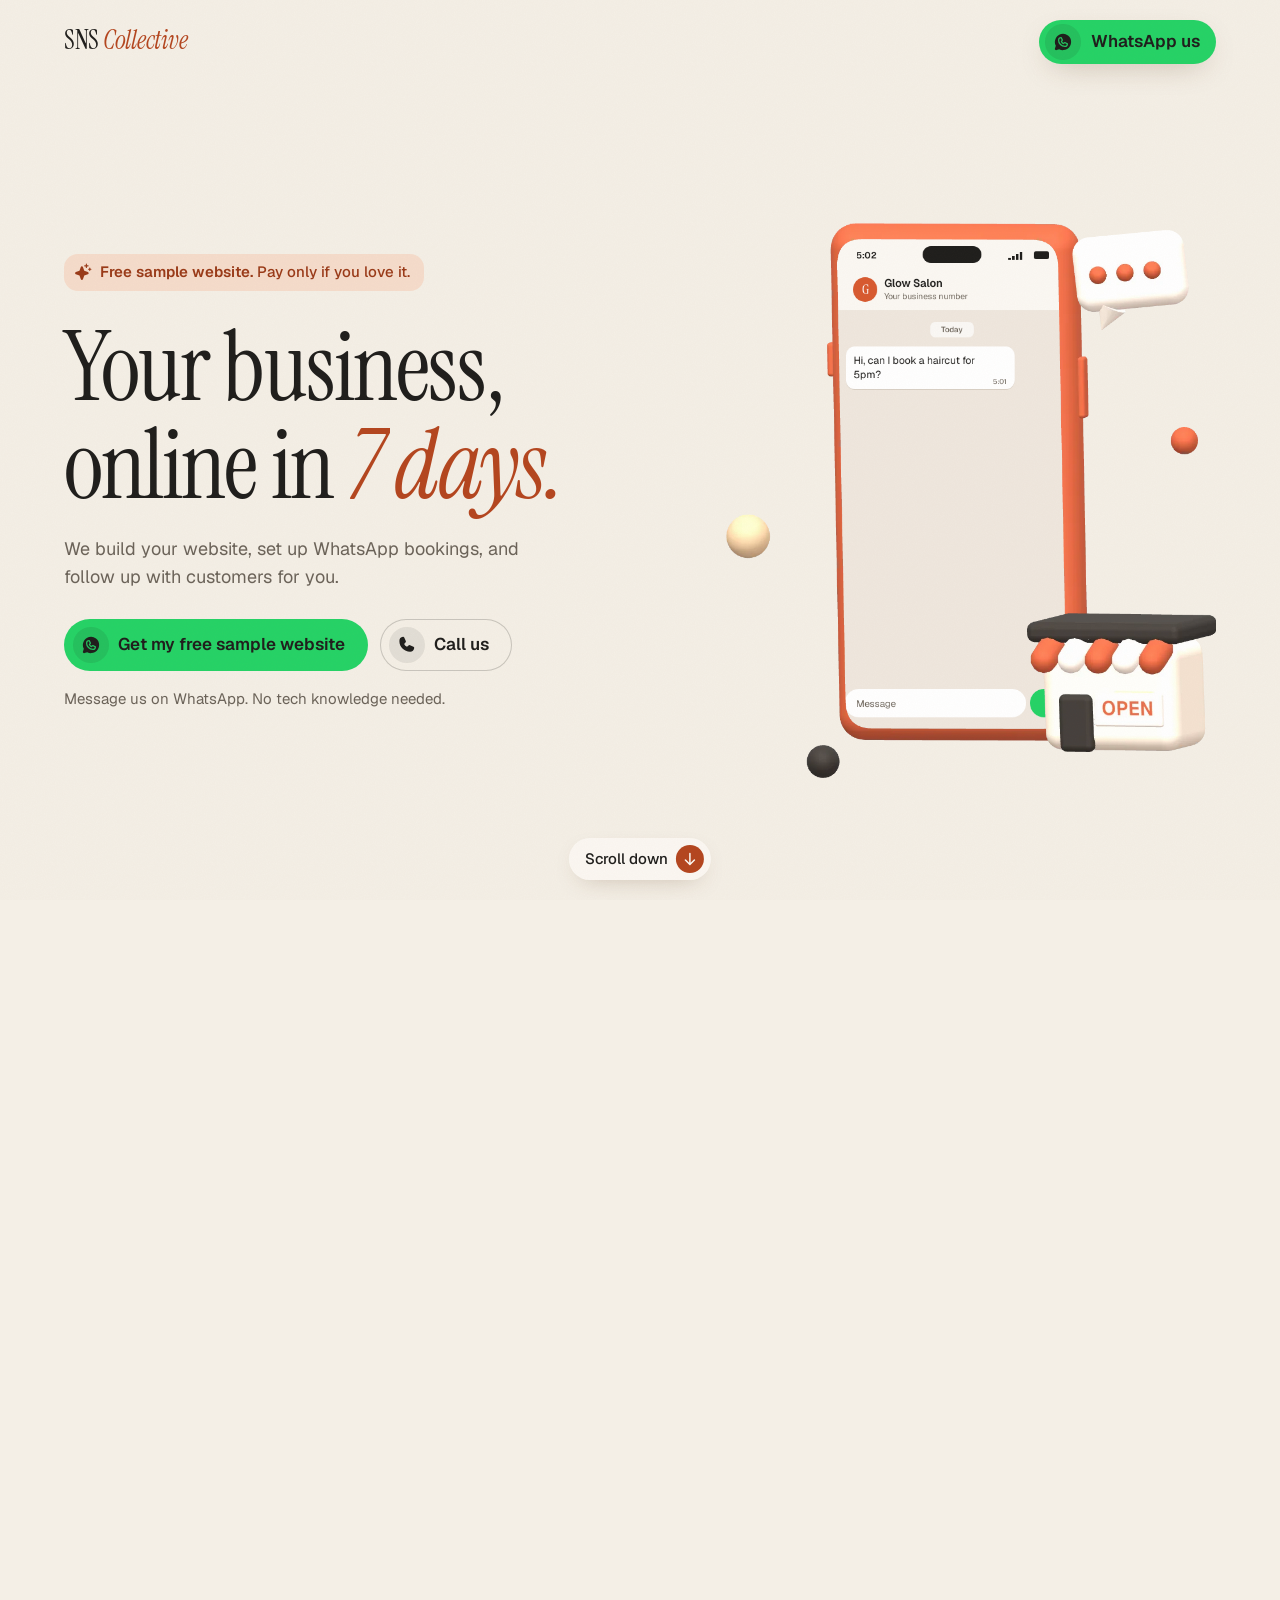
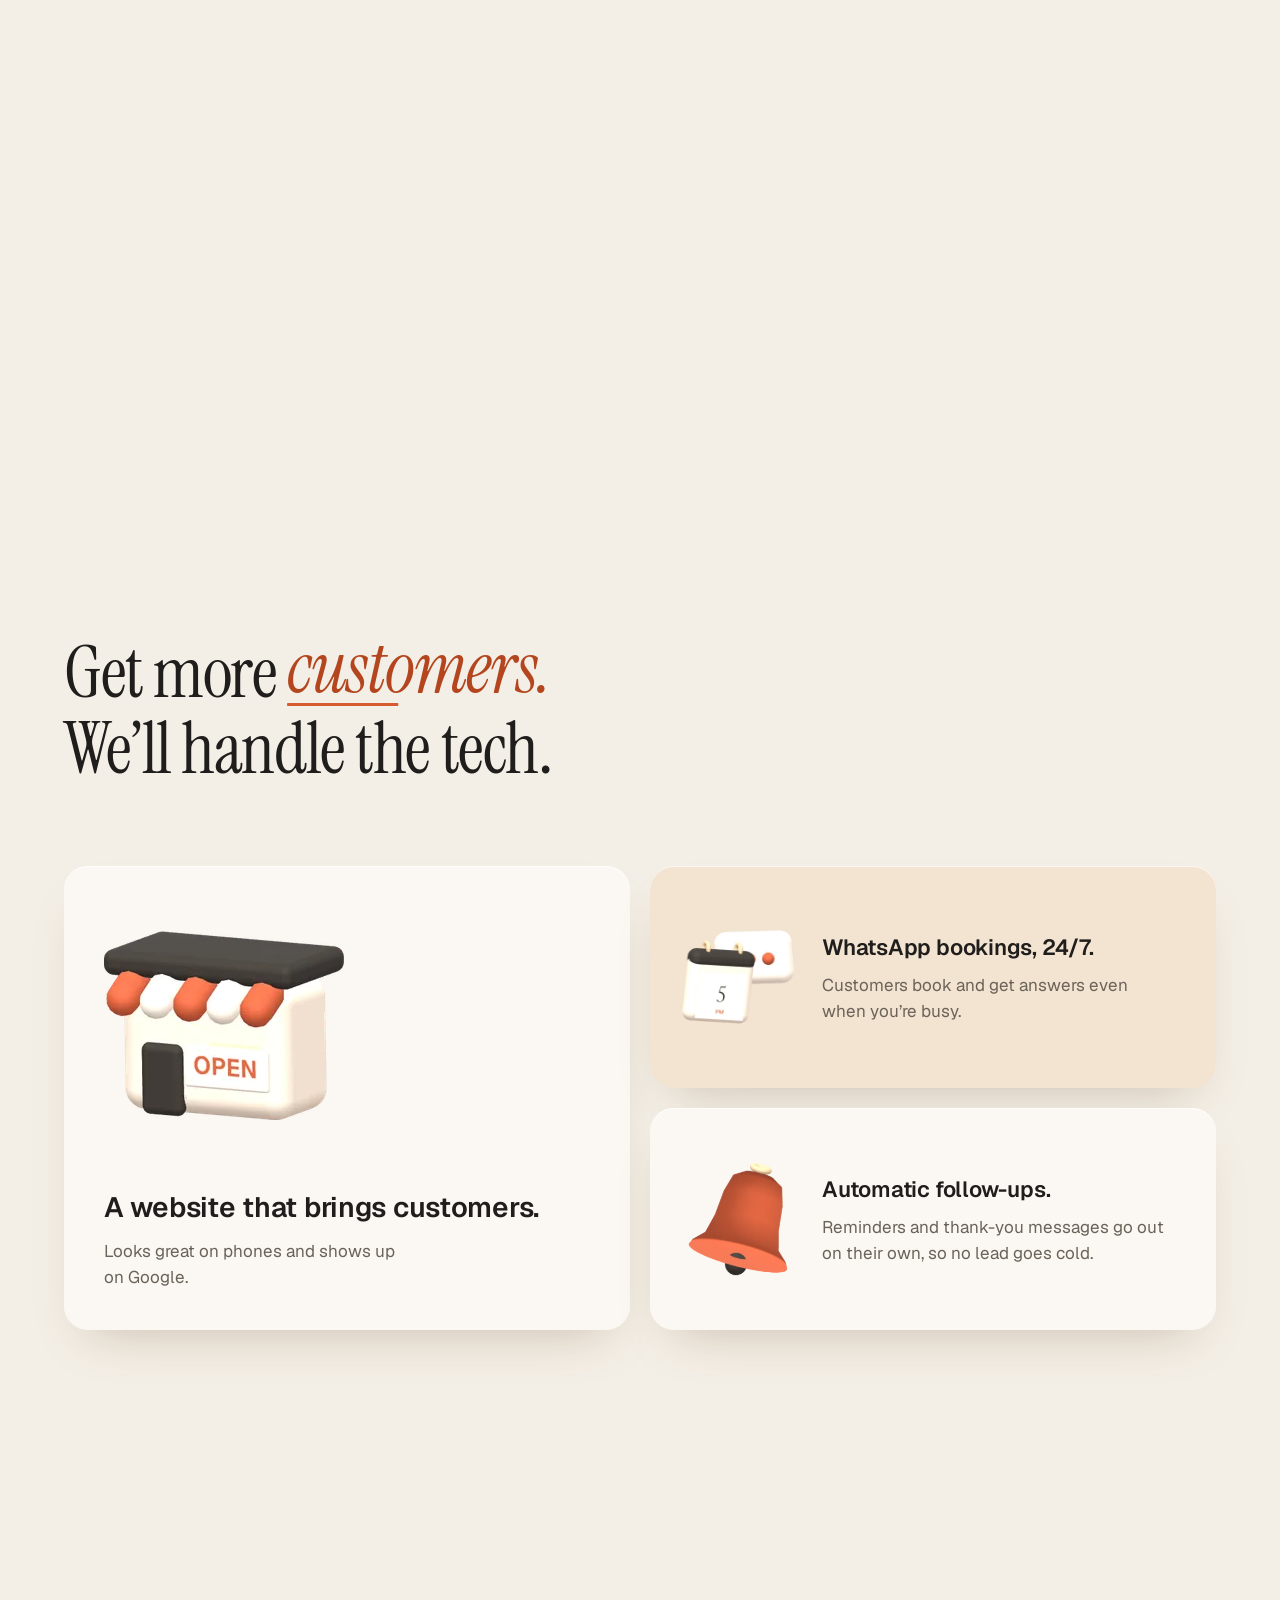
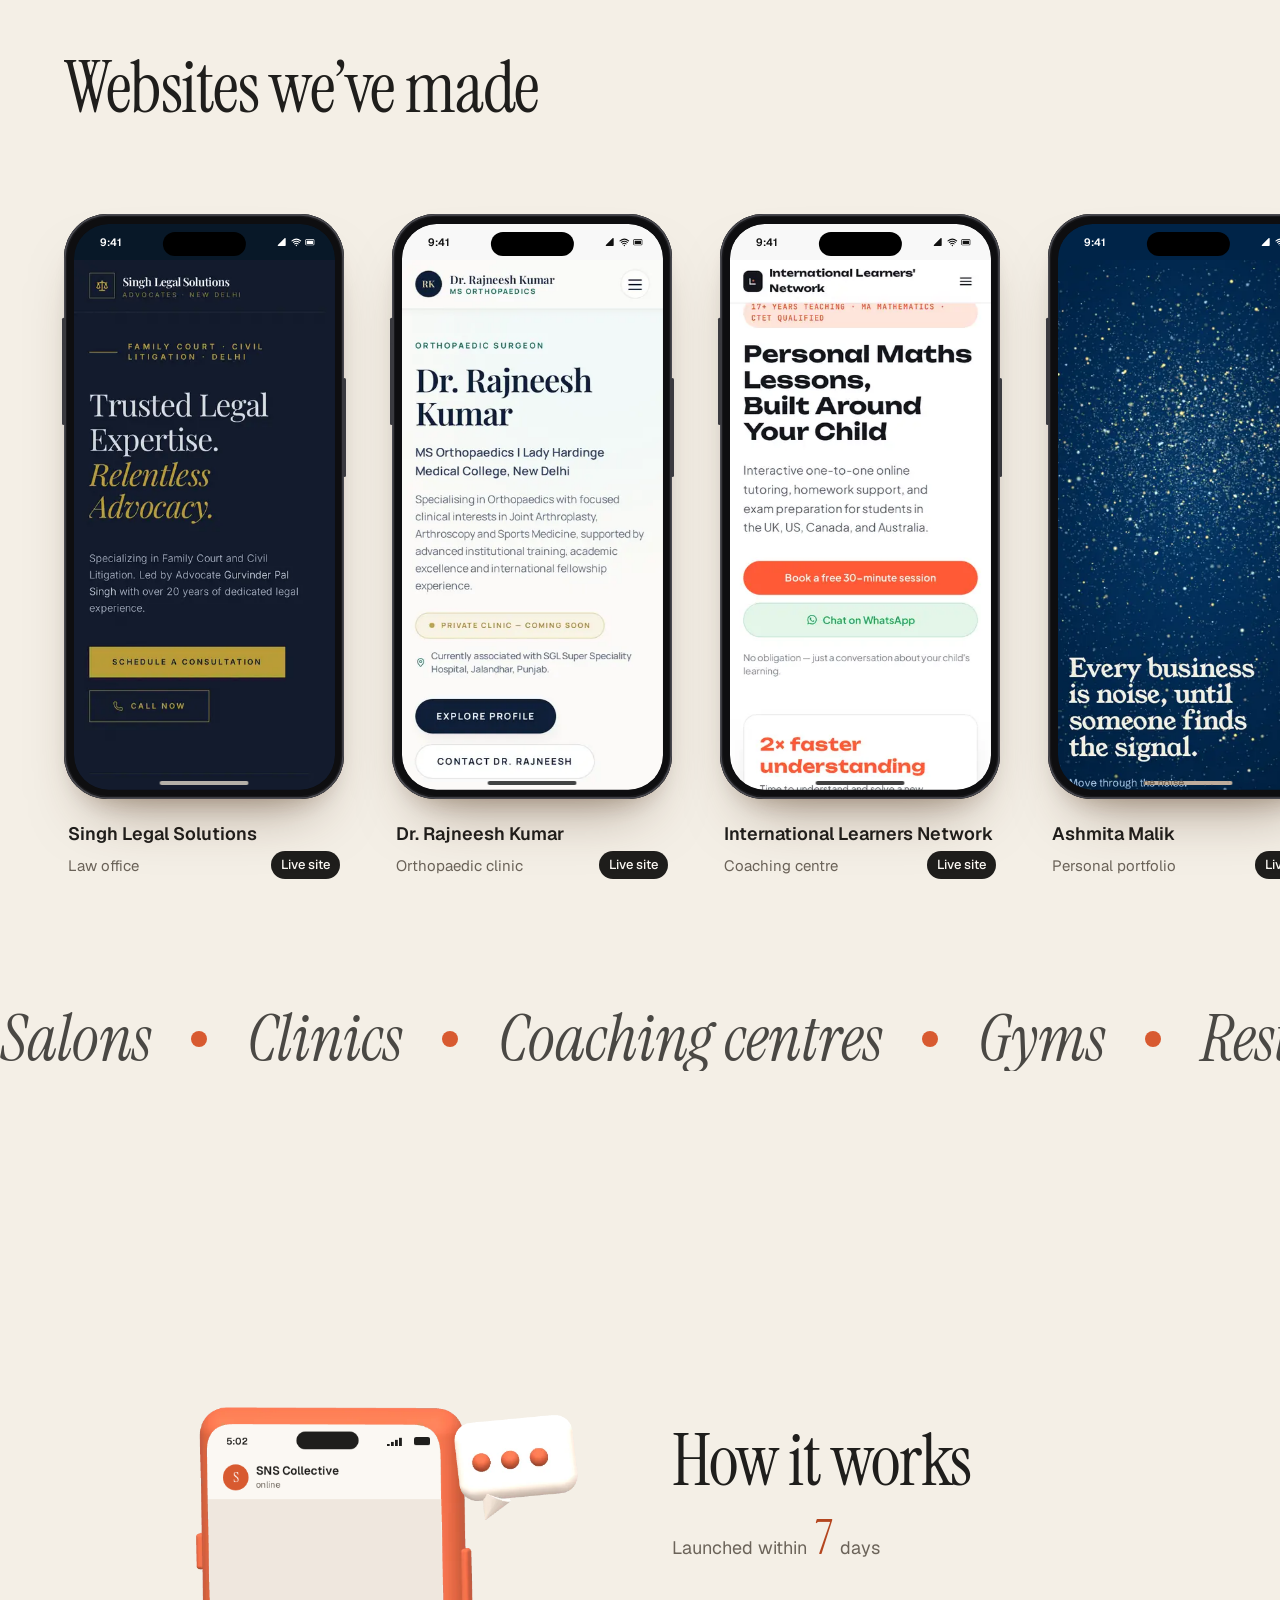
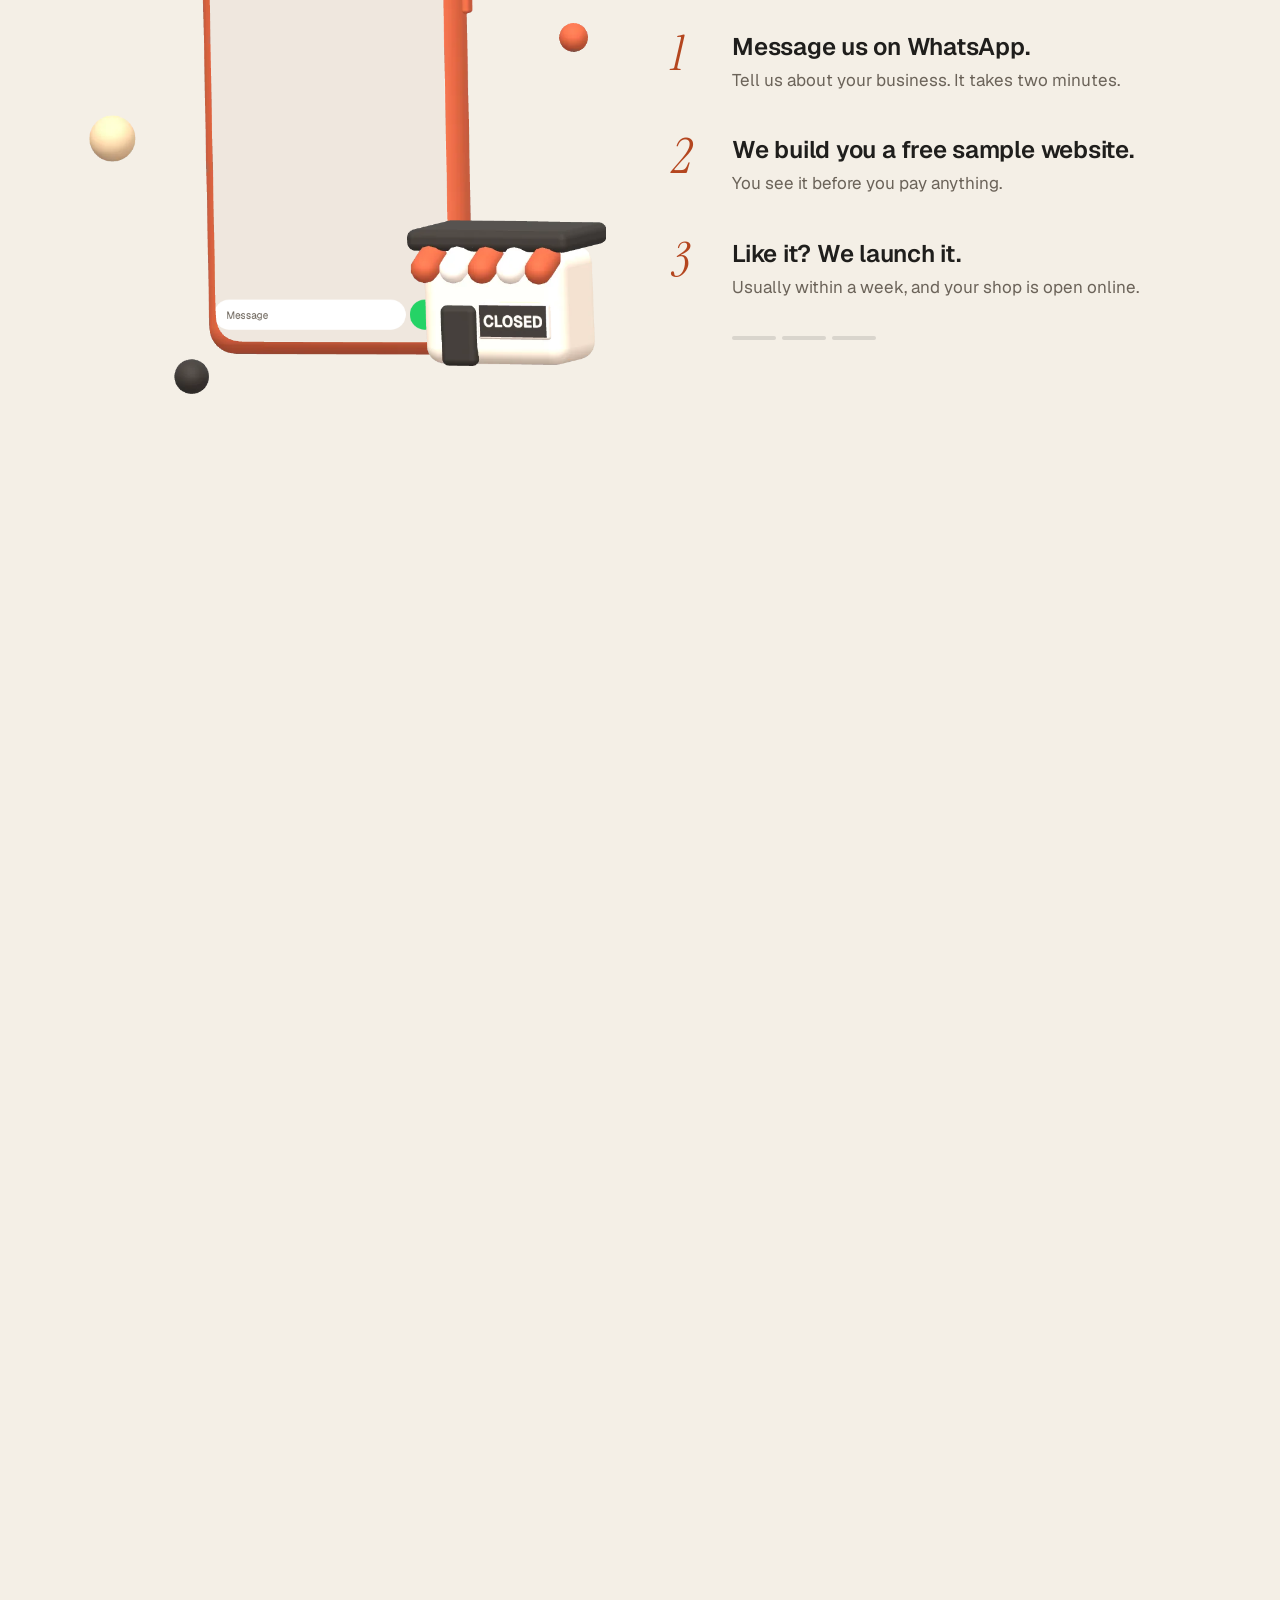
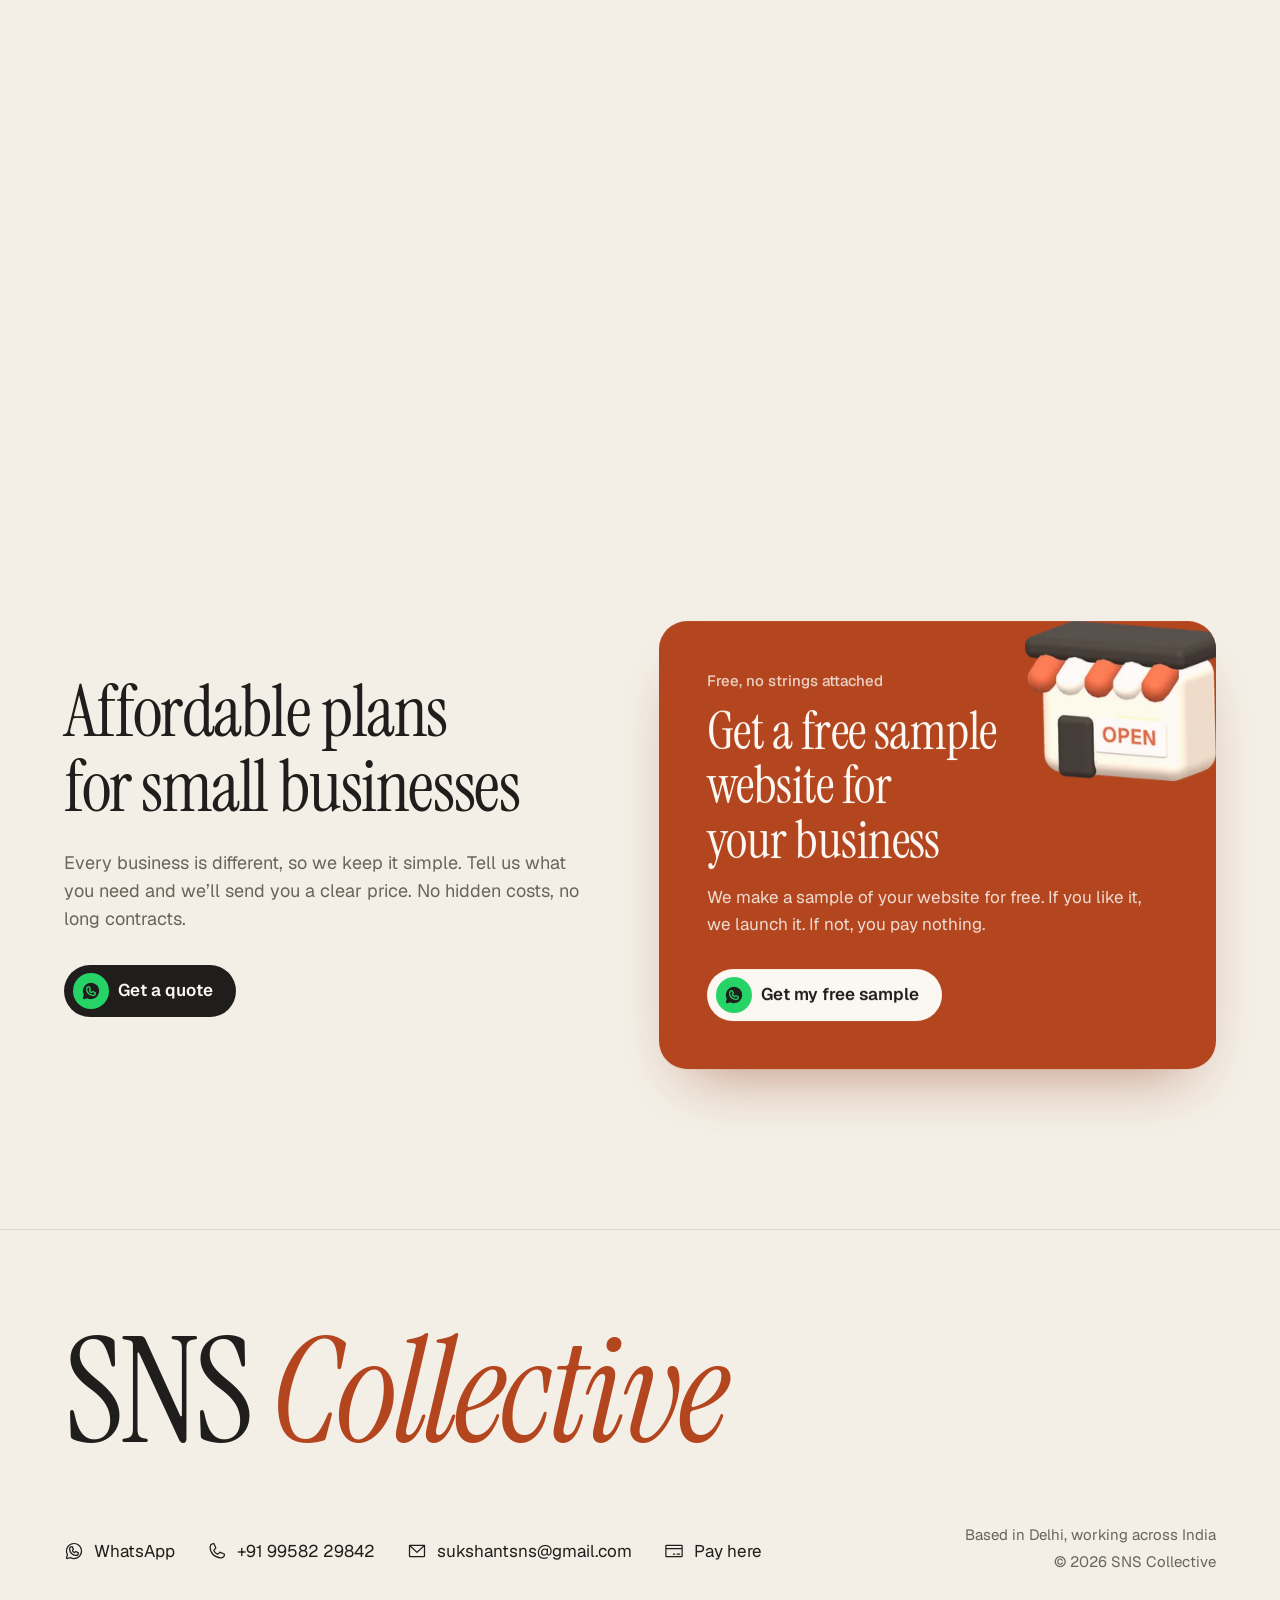
<file: index.html>
<!doctype html>
<html lang="en-IN">
  <head>
    <meta charset="UTF-8" />
    <meta name="viewport" content="width=device-width, initial-scale=1, viewport-fit=cover" />
    <title>SNS Collective | Websites and WhatsApp bookings for local businesses</title>
    <meta name="description" content="We build your website, set up WhatsApp bookings, and follow up with customers for you. Free sample website. Based in Delhi, working across India." />
    <meta name="theme-color" content="#F4EFE6" />
    <link rel="icon" href="/favicon.svg" type="image/svg+xml" />
    <link rel="apple-touch-icon" href="/apple-touch-icon.png" />
    <link rel="preload" href="/fonts/instrument-serif-latin-400-normal.woff2" as="font" type="font/woff2" crossorigin />
    <link rel="preload" href="/fonts/geist-latin-wght-normal.woff2" as="font" type="font/woff2" crossorigin />
    <link rel="canonical" href="https://snscollective.ai.studio/" />
    <meta property="og:type" content="website" />
    <meta property="og:url" content="https://snscollective.ai.studio/" />
    <meta property="og:title" content="SNS Collective | Websites and WhatsApp bookings for local businesses" />
    <meta property="og:description" content="We build your website, set up WhatsApp bookings, and follow up with customers for you. Free sample website." />
    <meta property="og:image" content="https://snscollective.ai.studio/og.jpg" />
    <meta property="og:image:width" content="1200" />
    <meta property="og:image:height" content="630" />
    <meta name="twitter:card" content="summary_large_image" />
    <script type="application/ld+json">{"@context":"https://schema.org","@type":"LocalBusiness","name":"SNS Collective","url":"https://snscollective.ai.studio","image":"https://snscollective.ai.studio/og.jpg","telephone":"+91 99582 29842","email":"sukshantsns@gmail.com","address":{"@type":"PostalAddress","addressLocality":"Delhi","addressCountry":"IN"},"areaServed":"IN","description":"We build your website, set up WhatsApp bookings, and follow up with customers for you. Free sample website."}</script>
    <script>
      // Device tier, set before first paint. CSS keys off html[data-tier].
      (function () {
        var d = document.documentElement, n = navigator, c = n.connection || {};
        var t = new URLSearchParams(location.search).get('tier');
        if (!t) {
          if (matchMedia('(prefers-reduced-motion: reduce)').matches) t = 'reduced';
          else if (c.saveData || /2g|3g/.test(c.effectiveType || '') ||
            (n.deviceMemory && n.deviceMemory < 4) ||
            (n.hardwareConcurrency && n.hardwareConcurrency <= 4)) t = 'lite';
          else t = 'full';
        }
        d.dataset.tier = t;
        d.dataset.hover = matchMedia('(hover: hover) and (pointer: fine)').matches ? '1' : '0';
      })();
    </script>
    <script type="module" crossorigin src="/assets/index-DYnvs_Of.js"></script>
    <link rel="stylesheet" crossorigin href="/assets/index-BnJ9woOC.css">
  </head>
  <body>
    <div id="root"><link rel="preload" as="image" href="/img/3d/dots.webp" fetchPriority="auto"/><link rel="preload" as="image" href="/img/3d/phone.webp" fetchPriority="high"/><link rel="preload" as="image" href="/img/3d/store.webp" fetchPriority="auto"/><link rel="preload" as="image" href="/img/3d/bubble.webp" fetchPriority="auto"/><link rel="preload" as="image" href="/img/3d/calendar.webp" fetchPriority="auto"/><div class="bg-wash" aria-hidden="true"></div><a href="#main" class="sr-only focus:not-sr-only focus:fixed focus:top-3 focus:left-3 focus:z-50 focus:rounded-full focus:bg-ink focus:px-4 focus:py-2 focus:text-card">Skip to content</a><header class="absolute inset-x-0 top-0 z-20"><nav class="mx-auto flex h-16 max-w-[1200px] items-center justify-between gap-3 px-4 sm:h-20 sm:px-6" aria-label="Main"><a href="#top" translate="no" class="wordmark fade-in min-w-0 font-serif text-[1.45rem] leading-none whitespace-nowrap max-[359px]:text-[1.25rem] sm:text-[1.65rem] tracking-[-0.01em]" aria-label="SNS Collective, home" style="--d:0s">SNS <span class="italic text-accent-deep">Collective</span></a><a href="https://wa.me/919958229842?text=Hi%20SNS%20Collective!%20I&#x27;d%20like%20to%20know%20more%20about%20a%20website%20for%20my%20business." target="_blank" rel="noopener" data-magnetic="true" data-cursor="Chat" class="btn  bg-wa text-ink hover:bg-[#2fe072] nav-wa shrink-0 whitespace-nowrap !min-h-11 !py-1 !pl-1.5 !pr-4 text-[0.9375rem] lg:fixed lg:top-5 lg:right-[max(1.5rem,calc((100vw-1200px)/2+1.5rem))] lg:z-30 lg:shadow-[0_10px_30px_-12px_rgb(92_60_30/0.35)]"><span class="btn-ico bg-ink/10" aria-hidden="true"><svg xmlns="http://www.w3.org/2000/svg" width="20" height="20" fill="currentColor" viewBox="0 0 256 256"><path d="M152.58,145.23l23,11.48A24,24,0,0,1,152,176a72.08,72.08,0,0,1-72-72A24,24,0,0,1,99.29,80.46l11.48,23L101,118a8,8,0,0,0-.73,7.51,56.47,56.47,0,0,0,30.15,30.15A8,8,0,0,0,138,155ZM232,128A104,104,0,0,1,79.12,219.82L45.07,231.17a16,16,0,0,1-20.24-20.24l11.35-34.05A104,104,0,1,1,232,128Zm-40,24a8,8,0,0,0-4.42-7.16l-32-16a8,8,0,0,0-8,.5l-14.69,9.8a40.55,40.55,0,0,1-16-16l9.8-14.69a8,8,0,0,0,.5-8l-16-32A8,8,0,0,0,104,64a40,40,0,0,0-40,40,88.1,88.1,0,0,0,88,88A40,40,0,0,0,192,152Z"></path></svg></span><span>WhatsApp<span class="max-[379px]:hidden"> us</span></span></a></nav></header><main id="main" class="relative z-[1]"><section id="top" class="story relative" data-story="hero" style="--story-h:230svh"><span data-sentinel="true" aria-hidden="true" class="pointer-events-none absolute top-[45svh] h-px w-px"></span><span data-scrolled-sentinel="true" aria-hidden="true" class="pointer-events-none absolute top-8 h-px w-px"></span><div class="stage mx-auto grid max-w-[1200px] grid-cols-1 content-start px-4 pt-24 sm:px-6 lg:grid-cols-[minmax(0,1.08fr)_minmax(0,0.92fr)] lg:content-center lg:items-center lg:gap-10 lg:pt-16"><div class="hero-copy relative z-10 max-w-[38rem]"><p class="fade-in mb-5 inline-flex items-center gap-2 rounded-[14px] bg-[#F5DCCB] py-2 pr-3.5 pl-2.5 text-[0.875rem] leading-snug font-semibold text-[#9A3A18] sm:text-[0.9375rem] lg:mb-7" style="--d:0s"><svg xmlns="http://www.w3.org/2000/svg" width="18" height="18" fill="currentColor" viewBox="0 0 256 256" class="flex-none" aria-hidden="true"><path d="M208,144a15.78,15.78,0,0,1-10.42,14.94L146,178l-19,51.62a15.92,15.92,0,0,1-29.88,0L78,178l-51.62-19a15.92,15.92,0,0,1,0-29.88L78,110l19-51.62a15.92,15.92,0,0,1,29.88,0L146,110l51.62,19A15.78,15.78,0,0,1,208,144ZM152,48h16V64a8,8,0,0,0,16,0V48h16a8,8,0,0,0,0-16H184V16a8,8,0,0,0-16,0V32H152a8,8,0,0,0,0,16Zm88,32h-8V72a8,8,0,0,0-16,0v8h-8a8,8,0,0,0,0,16h8v8a8,8,0,0,0,16,0V96h8a8,8,0,0,0,0-16Z"></path></svg><span class="text-balance">Free sample website. <span class="font-medium">Pay only if you love it.</span></span></p><h1 class="font-serif text-[2.75rem] leading-[1.02] tracking-[-0.02em] sm:text-[3.5rem] lg:text-[5rem] xl:text-[6rem]"><span class="rw"><span class="" style="--i:2">Your</span></span> <span class="rw"><span class="" style="--i:3">business,</span></span> <span class="rw"><span class="" style="--i:4">online</span></span> <span class="rw"><span class="" style="--i:5">in</span></span> <span class="rw"><span class="italic text-accent-deep" style="--i:6">7</span></span> <span class="rw"><span class="italic text-accent-deep" style="--i:7">days.</span></span> </h1><p class="fade-in mt-5 max-w-[30rem] text-[1.0625rem] text-ink-2 sm:text-lg" style="--d:0.45s">We build your website, set up WhatsApp bookings, and follow up with customers for you.</p><div class="fade-in mt-7 flex flex-col gap-2.5 sm:flex-row sm:gap-3" style="--d:0.55s"><a href="https://wa.me/919958229842?text=Hi%20SNS%20Collective!%20I&#x27;d%20like%20a%20free%20sample%20website%20for%20my%20business." target="_blank" rel="noopener" data-magnetic="true" data-cursor="Chat" class="btn  bg-wa text-ink hover:bg-[#2fe072] pulse w-full sm:w-auto"><span class="btn-ico bg-ink/10" aria-hidden="true"><svg xmlns="http://www.w3.org/2000/svg" width="20" height="20" fill="currentColor" viewBox="0 0 256 256"><path d="M152.58,145.23l23,11.48A24,24,0,0,1,152,176a72.08,72.08,0,0,1-72-72A24,24,0,0,1,99.29,80.46l11.48,23L101,118a8,8,0,0,0-.73,7.51,56.47,56.47,0,0,0,30.15,30.15A8,8,0,0,0,138,155ZM232,128A104,104,0,0,1,79.12,219.82L45.07,231.17a16,16,0,0,1-20.24-20.24l11.35-34.05A104,104,0,1,1,232,128Zm-40,24a8,8,0,0,0-4.42-7.16l-32-16a8,8,0,0,0-8,.5l-14.69,9.8a40.55,40.55,0,0,1-16-16l9.8-14.69a8,8,0,0,0,.5-8l-16-32A8,8,0,0,0,104,64a40,40,0,0,0-40,40,88.1,88.1,0,0,0,88,88A40,40,0,0,0,192,152Z"></path></svg></span>Get my free sample website</a><a href="tel:+919958229842" data-magnetic="true" data-cursor="Call" class="btn  text-ink ring-1 ring-ink/20 ring-inset hover:bg-ink/5 w-full sm:w-auto"><span class="btn-ico bg-ink/8" aria-hidden="true"><svg xmlns="http://www.w3.org/2000/svg" width="19" height="19" fill="currentColor" viewBox="0 0 256 256"><path d="M231.88,175.08A56.26,56.26,0,0,1,176,224C96.6,224,32,159.4,32,80A56.26,56.26,0,0,1,80.92,24.12a16,16,0,0,1,16.62,9.52l21.12,47.15,0,.12A16,16,0,0,1,117.39,96c-.18.27-.37.52-.57.77L96,121.45c7.49,15.22,23.41,31,38.83,38.51l24.34-20.71a8.12,8.12,0,0,1,.75-.56,16,16,0,0,1,15.17-1.4l.13.06,47.11,21.11A16,16,0,0,1,231.88,175.08Z"></path></svg></span>Call us</a></div><p class="fade-in mt-4 text-[0.9375rem] text-ink-2" style="--d:0.65s">Message us on WhatsApp. No tech knowledge needed.</p></div><p class="scroll-hint" aria-hidden="true"><span class="scroll-hint-in">Scroll down<span class="scroll-hint-arrow"><svg xmlns="http://www.w3.org/2000/svg" width="16" height="16" fill="currentColor" viewBox="0 0 256 256"><path d="M208.49,152.49l-72,72a12,12,0,0,1-17,0l-72-72a12,12,0,0,1,17-17L116,187V40a12,12,0,0,1,24,0V187l51.51-51.52a12,12,0,0,1,17,17Z"></path></svg></span></span></p><div class="hero-slot-wrap relative mt-8 flex justify-center lg:mt-0"><div class="slot w-[min(100%,26rem)] lg:w-[min(100%,calc(78svh*0.75))]" data-slot="hero"><div class="phone-2d absolute inset-0" data-phone2d="hero"><img src="/img/3d/dots.webp" width="831" height="617" alt="" data-layer="dots" class="absolute max-w-none select-none" style="left:4.333%;top:42%;width:92.333%;height:51.417%" decoding="async" fetchPriority="auto"/><canvas data-screen="hero" width="360" height="757" class="screen-mask absolute" style="left:26%;top:14.333%;width:45%;height:71.917%;background:#EFE7DE"></canvas><img src="/img/3d/phone.webp" width="462" height="912" alt="" data-layer="phone" class="absolute max-w-none select-none" style="left:24%;top:12%;width:51.333%;height:76%" decoding="async" fetchPriority="high"/><img src="/img/3d/store.webp" width="332" height="244" alt="" data-layer="store" class="absolute max-w-none select-none" style="left:63.111%;top:69.25%;width:36.889%;height:20.333%" decoding="async" fetchPriority="auto"/><img src="/img/3d/bubble.webp" width="206" height="176" alt="" data-layer="bubble" class="absolute max-w-none select-none" style="left:71.889%;top:13%;width:22.889%;height:14.667%" decoding="async" fetchPriority="auto"/><img src="/img/3d/calendar.webp" width="250" height="280" alt="" data-layer="calendar" class="absolute max-w-none select-none" style="left:0.222%;top:10.167%;width:27.778%;height:23.333%" decoding="async" fetchPriority="auto"/></div></div></div></div></section><section id="what-we-do" data-wash="true" class="mx-auto max-w-[1200px] px-4 pt-10 pb-24 sm:px-6 lg:py-40"><h2 data-cycle="true" aria-label="Get more customers, bookings and reviews. We’ll handle the tech." class="font-serif text-[2.5rem] leading-[1.05] tracking-[-0.02em] sm:text-[3.5rem] lg:text-[4.5rem]"><span aria-hidden="true">Get more<!-- --> <span class="cycle relative inline-block h-[1.12em] overflow-clip align-bottom italic text-accent-deep"><span class="cycle-track flex flex-col"><span class="block h-[1.12em]">customers.</span><span class="block h-[1.12em]">bookings.</span><span class="block h-[1.12em]">reviews.</span></span><span class="cycle-line absolute inset-x-0 bottom-[0.06em] h-[3px] origin-left rounded-full bg-accent"></span></span><br/>We’ll handle the tech.</span></h2><ul class="mt-14 grid gap-4 lg:mt-20 lg:grid-cols-2 lg:grid-rows-2 lg:gap-5"><li data-card="true" class="flex rounded-[24px] p-6 shadow-[var(--shadow-clay)] sm:p-8 flex-col justify-between gap-10 bg-card lg:row-span-2 lg:p-10"><img src="/img/3d/icon-web.webp" alt="" width="240" height="240" loading="lazy" decoding="async" data-pop="true" class="flex-none size-36 sm:size-48 lg:size-60"/><div><h3 class="font-semibold tracking-[-0.01em] text-[1.5rem] sm:text-[1.75rem]">A website that brings customers.</h3><p class="mt-2 max-w-[32ch] text-ink-2">Looks great on phones and shows up on Google.</p></div></li><li data-card="true" class="flex rounded-[24px] p-6 shadow-[var(--shadow-clay)] sm:p-8 items-center gap-5 sm:gap-7 bg-[#F3E3D1]"><img src="/img/3d/icon-chat.webp" alt="" width="240" height="240" loading="lazy" decoding="async" data-pop="true" class="flex-none size-24 sm:size-28"/><div><h3 class="font-semibold tracking-[-0.01em] text-[1.375rem]">WhatsApp bookings, 24/7.</h3><p class="mt-2 max-w-[32ch] text-ink-2">Customers book and get answers even when you’re busy.</p></div></li><li data-card="true" class="flex rounded-[24px] p-6 shadow-[var(--shadow-clay)] sm:p-8 items-center gap-5 sm:gap-7 bg-card"><img src="/img/3d/icon-follow.webp" alt="" width="240" height="240" loading="lazy" decoding="async" data-pop="true" class="flex-none size-24 sm:size-28"/><div><h3 class="font-semibold tracking-[-0.01em] text-[1.375rem]">Automatic follow-ups.</h3><p class="mt-2 max-w-[32ch] text-ink-2">Reminders and thank-you messages go out on their own, so no lead goes cold.</p></div></li></ul></section><section id="work" class="py-24 lg:py-40"><div class="mx-auto max-w-[1200px] px-4 sm:px-6"><h2 data-split="true" class="max-w-[16ch] font-serif text-[2.5rem] leading-[1.05] tracking-[-0.02em] sm:text-[3.5rem] lg:text-[4.5rem]">Websites we’ve made</h2></div><ul data-carousel="true" aria-label="Websites we have made" class="work-row mt-12 flex snap-x snap-mandatory gap-5 overflow-x-auto pt-2 pb-8 [scrollbar-width:none] sm:gap-8 lg:mt-20 lg:gap-12 [&amp;::-webkit-scrollbar]:hidden"><li data-work="true" class="w-[62vw] max-w-[16rem] flex-none snap-center sm:w-[15rem] lg:w-[17.5rem] lg:max-w-none"><a href="https://singhlegalsolutions.netlify.app/" target="_blank" rel="noopener" data-cursor="View" class="group block rounded-[20px]"><div data-tilt="true" class="transition-transform duration-500 ease-[var(--ease-out)] group-hover:-translate-y-1.5"><div class="iphone-wrap"><div class="iphone"><div class="iphone-screen" style="--bar:#081828;--ink:#fff;--dur:76.87024647887324s"><img src="/img/work/singhlegal.webp" alt="Singh Legal Solutions website on a phone" width="400" height="3333" loading="lazy" decoding="async" class="iphone-site"/><div class="iphone-status" aria-hidden="true"><span>9:41</span><span class="flex items-center gap-[1.2cqw]"><svg xmlns="http://www.w3.org/2000/svg" width="1em" height="1em" fill="currentColor" viewBox="0 0 256 256"><path d="M208,40V200a16,16,0,0,1-16,16H32A16,16,0,0,1,20.7,188.68l160-160A16,16,0,0,1,208,40Z"></path></svg><svg xmlns="http://www.w3.org/2000/svg" width="1em" height="1em" fill="currentColor" viewBox="0 0 256 256"><path d="M144,204a16,16,0,1,1-16-16A16,16,0,0,1,144,204ZM239.61,83.91a176,176,0,0,0-223.22,0,12,12,0,1,0,15.23,18.55,152,152,0,0,1,192.76,0,12,12,0,1,0,15.23-18.55Zm-32.16,35.73a128,128,0,0,0-158.9,0,12,12,0,0,0,14.9,18.81,104,104,0,0,1,129.1,0,12,12,0,0,0,14.9-18.81ZM175.07,155.3a80.05,80.05,0,0,0-94.14,0,12,12,0,0,0,14.14,19.4,56,56,0,0,1,65.86,0,12,12,0,1,0,14.14-19.4Z"></path></svg><svg xmlns="http://www.w3.org/2000/svg" width="1em" height="1em" fill="currentColor" viewBox="0 0 256 256"><path d="M200,56H32A24,24,0,0,0,8,80v96a24,24,0,0,0,24,24H200a24,24,0,0,0,24-24V80A24,24,0,0,0,200,56Zm8,120a8,8,0,0,1-8,8H32a8,8,0,0,1-8-8V80a8,8,0,0,1,8-8H200a8,8,0,0,1,8,8ZM192,96v64a8,8,0,0,1-8,8H48a8,8,0,0,1-8-8V96a8,8,0,0,1,8-8H184A8,8,0,0,1,192,96Zm64,0v64a8,8,0,0,1-16,0V96a8,8,0,0,1,16,0Z"></path></svg></span></div><div class="iphone-island" aria-hidden="true"></div><div class="iphone-home" aria-hidden="true"></div></div></div></div></div><h3 class="mt-6 px-1 text-[1.125rem] font-semibold leading-tight">Singh Legal Solutions</h3><div class="mt-1.5 flex items-center justify-between gap-3 px-1"><p class="text-[0.9375rem] text-ink-2">Law office</p><span class="flex-none rounded-full px-2.5 py-1 text-[0.8125rem] font-medium bg-ink text-card">Live site</span></div></a></li><li data-work="true" class="w-[62vw] max-w-[16rem] flex-none snap-center sm:w-[15rem] lg:w-[17.5rem] lg:max-w-none"><a href="https://dr-rajneesh-kumar-ms-orthopaedics.netlify.app/" target="_blank" rel="noopener" data-cursor="View" class="group block rounded-[20px]"><div data-tilt="true" class="transition-transform duration-500 ease-[var(--ease-out)] group-hover:-translate-y-1.5"><div class="iphone-wrap"><div class="iphone"><div class="iphone-screen" style="--bar:#f8f8f8;--ink:#111;--dur:80.0068661971831s"><img src="/img/work/rajneesh-ortho.webp" alt="Dr. Rajneesh Kumar website on a phone" width="400" height="3469" loading="lazy" decoding="async" class="iphone-site"/><div class="iphone-status" aria-hidden="true"><span>9:41</span><span class="flex items-center gap-[1.2cqw]"><svg xmlns="http://www.w3.org/2000/svg" width="1em" height="1em" fill="currentColor" viewBox="0 0 256 256"><path d="M208,40V200a16,16,0,0,1-16,16H32A16,16,0,0,1,20.7,188.68l160-160A16,16,0,0,1,208,40Z"></path></svg><svg xmlns="http://www.w3.org/2000/svg" width="1em" height="1em" fill="currentColor" viewBox="0 0 256 256"><path d="M144,204a16,16,0,1,1-16-16A16,16,0,0,1,144,204ZM239.61,83.91a176,176,0,0,0-223.22,0,12,12,0,1,0,15.23,18.55,152,152,0,0,1,192.76,0,12,12,0,1,0,15.23-18.55Zm-32.16,35.73a128,128,0,0,0-158.9,0,12,12,0,0,0,14.9,18.81,104,104,0,0,1,129.1,0,12,12,0,0,0,14.9-18.81ZM175.07,155.3a80.05,80.05,0,0,0-94.14,0,12,12,0,0,0,14.14,19.4,56,56,0,0,1,65.86,0,12,12,0,1,0,14.14-19.4Z"></path></svg><svg xmlns="http://www.w3.org/2000/svg" width="1em" height="1em" fill="currentColor" viewBox="0 0 256 256"><path d="M200,56H32A24,24,0,0,0,8,80v96a24,24,0,0,0,24,24H200a24,24,0,0,0,24-24V80A24,24,0,0,0,200,56Zm8,120a8,8,0,0,1-8,8H32a8,8,0,0,1-8-8V80a8,8,0,0,1,8-8H200a8,8,0,0,1,8,8ZM192,96v64a8,8,0,0,1-8,8H48a8,8,0,0,1-8-8V96a8,8,0,0,1,8-8H184A8,8,0,0,1,192,96Zm64,0v64a8,8,0,0,1-16,0V96a8,8,0,0,1,16,0Z"></path></svg></span></div><div class="iphone-island" aria-hidden="true"></div><div class="iphone-home" aria-hidden="true"></div></div></div></div></div><h3 class="mt-6 px-1 text-[1.125rem] font-semibold leading-tight">Dr. Rajneesh Kumar</h3><div class="mt-1.5 flex items-center justify-between gap-3 px-1"><p class="text-[0.9375rem] text-ink-2">Orthopaedic clinic</p><span class="flex-none rounded-full px-2.5 py-1 text-[0.8125rem] font-medium bg-ink text-card">Live site</span></div></a></li><li data-work="true" class="w-[62vw] max-w-[16rem] flex-none snap-center sm:w-[15rem] lg:w-[17.5rem] lg:max-w-none"><a href="https://internationallearnersnetwork.netlify.app/" target="_blank" rel="noopener" data-cursor="View" class="group block rounded-[20px]"><div data-tilt="true" class="transition-transform duration-500 ease-[var(--ease-out)] group-hover:-translate-y-1.5"><div class="iphone-wrap"><div class="iphone"><div class="iphone-screen" style="--bar:#f8f8f8;--ink:#111;--dur:80.0068661971831s"><img src="/img/work/learners-network.webp" alt="International Learners Network website on a phone" width="400" height="3469" loading="lazy" decoding="async" class="iphone-site"/><div class="iphone-status" aria-hidden="true"><span>9:41</span><span class="flex items-center gap-[1.2cqw]"><svg xmlns="http://www.w3.org/2000/svg" width="1em" height="1em" fill="currentColor" viewBox="0 0 256 256"><path d="M208,40V200a16,16,0,0,1-16,16H32A16,16,0,0,1,20.7,188.68l160-160A16,16,0,0,1,208,40Z"></path></svg><svg xmlns="http://www.w3.org/2000/svg" width="1em" height="1em" fill="currentColor" viewBox="0 0 256 256"><path d="M144,204a16,16,0,1,1-16-16A16,16,0,0,1,144,204ZM239.61,83.91a176,176,0,0,0-223.22,0,12,12,0,1,0,15.23,18.55,152,152,0,0,1,192.76,0,12,12,0,1,0,15.23-18.55Zm-32.16,35.73a128,128,0,0,0-158.9,0,12,12,0,0,0,14.9,18.81,104,104,0,0,1,129.1,0,12,12,0,0,0,14.9-18.81ZM175.07,155.3a80.05,80.05,0,0,0-94.14,0,12,12,0,0,0,14.14,19.4,56,56,0,0,1,65.86,0,12,12,0,1,0,14.14-19.4Z"></path></svg><svg xmlns="http://www.w3.org/2000/svg" width="1em" height="1em" fill="currentColor" viewBox="0 0 256 256"><path d="M200,56H32A24,24,0,0,0,8,80v96a24,24,0,0,0,24,24H200a24,24,0,0,0,24-24V80A24,24,0,0,0,200,56Zm8,120a8,8,0,0,1-8,8H32a8,8,0,0,1-8-8V80a8,8,0,0,1,8-8H200a8,8,0,0,1,8,8ZM192,96v64a8,8,0,0,1-8,8H48a8,8,0,0,1-8-8V96a8,8,0,0,1,8-8H184A8,8,0,0,1,192,96Zm64,0v64a8,8,0,0,1-16,0V96a8,8,0,0,1,16,0Z"></path></svg></span></div><div class="iphone-island" aria-hidden="true"></div><div class="iphone-home" aria-hidden="true"></div></div></div></div></div><h3 class="mt-6 px-1 text-[1.125rem] font-semibold leading-tight">International Learners Network</h3><div class="mt-1.5 flex items-center justify-between gap-3 px-1"><p class="text-[0.9375rem] text-ink-2">Coaching centre</p><span class="flex-none rounded-full px-2.5 py-1 text-[0.8125rem] font-medium bg-ink text-card">Live site</span></div></a></li><li data-work="true" class="w-[62vw] max-w-[16rem] flex-none snap-center sm:w-[15rem] lg:w-[17.5rem] lg:max-w-none"><a href="https://ashmitamalik.vercel.app/" target="_blank" rel="noopener" data-cursor="View" class="group block rounded-[20px]"><div data-tilt="true" class="transition-transform duration-500 ease-[var(--ease-out)] group-hover:-translate-y-1.5"><div class="iphone-wrap"><div class="iphone"><div class="iphone-screen" style="--bar:#002448;--ink:#fff;--dur:99.97975352112675s"><img src="/img/work/ashmita-malik.webp" alt="Ashmita Malik website on a phone" width="400" height="4335" loading="lazy" decoding="async" class="iphone-site"/><div class="iphone-status" aria-hidden="true"><span>9:41</span><span class="flex items-center gap-[1.2cqw]"><svg xmlns="http://www.w3.org/2000/svg" width="1em" height="1em" fill="currentColor" viewBox="0 0 256 256"><path d="M208,40V200a16,16,0,0,1-16,16H32A16,16,0,0,1,20.7,188.68l160-160A16,16,0,0,1,208,40Z"></path></svg><svg xmlns="http://www.w3.org/2000/svg" width="1em" height="1em" fill="currentColor" viewBox="0 0 256 256"><path d="M144,204a16,16,0,1,1-16-16A16,16,0,0,1,144,204ZM239.61,83.91a176,176,0,0,0-223.22,0,12,12,0,1,0,15.23,18.55,152,152,0,0,1,192.76,0,12,12,0,1,0,15.23-18.55Zm-32.16,35.73a128,128,0,0,0-158.9,0,12,12,0,0,0,14.9,18.81,104,104,0,0,1,129.1,0,12,12,0,0,0,14.9-18.81ZM175.07,155.3a80.05,80.05,0,0,0-94.14,0,12,12,0,0,0,14.14,19.4,56,56,0,0,1,65.86,0,12,12,0,1,0,14.14-19.4Z"></path></svg><svg xmlns="http://www.w3.org/2000/svg" width="1em" height="1em" fill="currentColor" viewBox="0 0 256 256"><path d="M200,56H32A24,24,0,0,0,8,80v96a24,24,0,0,0,24,24H200a24,24,0,0,0,24-24V80A24,24,0,0,0,200,56Zm8,120a8,8,0,0,1-8,8H32a8,8,0,0,1-8-8V80a8,8,0,0,1,8-8H200a8,8,0,0,1,8,8ZM192,96v64a8,8,0,0,1-8,8H48a8,8,0,0,1-8-8V96a8,8,0,0,1,8-8H184A8,8,0,0,1,192,96Zm64,0v64a8,8,0,0,1-16,0V96a8,8,0,0,1,16,0Z"></path></svg></span></div><div class="iphone-island" aria-hidden="true"></div><div class="iphone-home" aria-hidden="true"></div></div></div></div></div><h3 class="mt-6 px-1 text-[1.125rem] font-semibold leading-tight">Ashmita Malik</h3><div class="mt-1.5 flex items-center justify-between gap-3 px-1"><p class="text-[0.9375rem] text-ink-2">Personal portfolio</p><span class="flex-none rounded-full px-2.5 py-1 text-[0.8125rem] font-medium bg-ink text-card">Live site</span></div></a></li></ul><div data-dots="true" class="flex justify-center gap-1"></div><div class="mt-16 overflow-hidden lg:mt-24"><p class="sr-only">We work with salons, clinics, coaching centres, gyms, restaurants, shops, bakeries and tailors.</p><div class="marquee-track flex w-max" aria-hidden="true"><div class="flex items-center"><span class="flex items-center font-serif text-[2.5rem] italic leading-none text-ink/80 lg:text-[4rem]">Salons<span class="mx-6 inline-block size-3 rounded-full bg-accent lg:mx-10 lg:size-4"></span></span><span class="flex items-center font-serif text-[2.5rem] italic leading-none text-ink/80 lg:text-[4rem]">Clinics<span class="mx-6 inline-block size-3 rounded-full bg-accent lg:mx-10 lg:size-4"></span></span><span class="flex items-center font-serif text-[2.5rem] italic leading-none text-ink/80 lg:text-[4rem]">Coaching centres<span class="mx-6 inline-block size-3 rounded-full bg-accent lg:mx-10 lg:size-4"></span></span><span class="flex items-center font-serif text-[2.5rem] italic leading-none text-ink/80 lg:text-[4rem]">Gyms<span class="mx-6 inline-block size-3 rounded-full bg-accent lg:mx-10 lg:size-4"></span></span><span class="flex items-center font-serif text-[2.5rem] italic leading-none text-ink/80 lg:text-[4rem]">Restaurants<span class="mx-6 inline-block size-3 rounded-full bg-accent lg:mx-10 lg:size-4"></span></span><span class="flex items-center font-serif text-[2.5rem] italic leading-none text-ink/80 lg:text-[4rem]">Shops<span class="mx-6 inline-block size-3 rounded-full bg-accent lg:mx-10 lg:size-4"></span></span><span class="flex items-center font-serif text-[2.5rem] italic leading-none text-ink/80 lg:text-[4rem]">Bakeries<span class="mx-6 inline-block size-3 rounded-full bg-accent lg:mx-10 lg:size-4"></span></span><span class="flex items-center font-serif text-[2.5rem] italic leading-none text-ink/80 lg:text-[4rem]">Tailors<span class="mx-6 inline-block size-3 rounded-full bg-accent lg:mx-10 lg:size-4"></span></span></div><div class="flex items-center"><span class="flex items-center font-serif text-[2.5rem] italic leading-none text-ink/80 lg:text-[4rem]">Salons<span class="mx-6 inline-block size-3 rounded-full bg-accent lg:mx-10 lg:size-4"></span></span><span class="flex items-center font-serif text-[2.5rem] italic leading-none text-ink/80 lg:text-[4rem]">Clinics<span class="mx-6 inline-block size-3 rounded-full bg-accent lg:mx-10 lg:size-4"></span></span><span class="flex items-center font-serif text-[2.5rem] italic leading-none text-ink/80 lg:text-[4rem]">Coaching centres<span class="mx-6 inline-block size-3 rounded-full bg-accent lg:mx-10 lg:size-4"></span></span><span class="flex items-center font-serif text-[2.5rem] italic leading-none text-ink/80 lg:text-[4rem]">Gyms<span class="mx-6 inline-block size-3 rounded-full bg-accent lg:mx-10 lg:size-4"></span></span><span class="flex items-center font-serif text-[2.5rem] italic leading-none text-ink/80 lg:text-[4rem]">Restaurants<span class="mx-6 inline-block size-3 rounded-full bg-accent lg:mx-10 lg:size-4"></span></span><span class="flex items-center font-serif text-[2.5rem] italic leading-none text-ink/80 lg:text-[4rem]">Shops<span class="mx-6 inline-block size-3 rounded-full bg-accent lg:mx-10 lg:size-4"></span></span><span class="flex items-center font-serif text-[2.5rem] italic leading-none text-ink/80 lg:text-[4rem]">Bakeries<span class="mx-6 inline-block size-3 rounded-full bg-accent lg:mx-10 lg:size-4"></span></span><span class="flex items-center font-serif text-[2.5rem] italic leading-none text-ink/80 lg:text-[4rem]">Tailors<span class="mx-6 inline-block size-3 rounded-full bg-accent lg:mx-10 lg:size-4"></span></span></div></div></div></section><section id="how" data-story="how" data-wash="true" class="story" style="--story-h:270svh"><div class="stage mx-auto grid max-w-[1200px] grid-cols-1 content-start gap-6 px-4 pt-20 pb-10 sm:px-6 lg:grid-cols-2 lg:content-center lg:items-center lg:gap-16 lg:py-0"><div class="how-copy"><h2 data-split="true" class="font-serif text-[2.5rem] leading-[1.05] tracking-[-0.02em] sm:text-[3.5rem] lg:text-[4.5rem]">How it works</h2><p class="launch mt-2 flex items-baseline gap-2 text-[1.0625rem] text-ink-2 lg:mt-4 lg:text-lg">Launched within<span data-count="true" class="font-serif text-[2.25rem] leading-none text-accent-deep tabular-nums lg:text-[3rem]">7</span>days</p><ol class="how-steps mt-6 lg:mt-12"><li data-step="0" class="how-step flex gap-4 py-3 lg:gap-6 lg:py-5"><span class="w-7 flex-none font-serif text-[2.25rem] leading-none italic text-accent-deep lg:w-9 lg:text-[3rem]">1</span><div><h3 class="text-[1.25rem] font-semibold leading-snug tracking-[-0.01em] lg:text-[1.5rem]">Message us on WhatsApp.</h3><p class="mt-1 text-ink-2">Tell us about your business. It takes two minutes.</p></div></li><li data-step="1" class="how-step flex gap-4 py-3 lg:gap-6 lg:py-5"><span class="w-7 flex-none font-serif text-[2.25rem] leading-none italic text-accent-deep lg:w-9 lg:text-[3rem]">2</span><div><h3 class="text-[1.25rem] font-semibold leading-snug tracking-[-0.01em] lg:text-[1.5rem]">We build you a free sample website.</h3><p class="mt-1 text-ink-2">You see it before you pay anything.</p></div></li><li data-step="2" class="how-step flex gap-4 py-3 lg:gap-6 lg:py-5"><span class="w-7 flex-none font-serif text-[2.25rem] leading-none italic text-accent-deep lg:w-9 lg:text-[3rem]">3</span><div><h3 class="text-[1.25rem] font-semibold leading-snug tracking-[-0.01em] lg:text-[1.5rem]">Like it? We launch it.</h3><p class="mt-1 text-ink-2">Usually within a week, and your shop is open online.</p></div></li></ol><div class="how-progress" aria-hidden="true"><span><i></i></span><span><i></i></span><span><i></i></span></div></div><p class="scroll-hint story-hint" aria-hidden="true"><span class="scroll-hint-in">Keep scrolling<span class="scroll-hint-arrow"><svg xmlns="http://www.w3.org/2000/svg" width="16" height="16" fill="currentColor" viewBox="0 0 256 256"><path d="M208.49,152.49l-72,72a12,12,0,0,1-17,0l-72-72a12,12,0,0,1,17-17L116,187V40a12,12,0,0,1,24,0V187l51.51-51.52a12,12,0,0,1,17,17Z"></path></svg></span></span></p><div class="how-slot-wrap flex justify-center lg:order-first"><div class="slot w-[min(100%,26rem)] lg:w-[min(100%,calc(80svh*0.75))]" data-slot="how"><div class="phone-2d absolute inset-0" data-phone2d="how"><img src="/img/3d/dots.webp" width="831" height="617" alt="" data-layer="dots" class="absolute max-w-none select-none" style="left:4.333%;top:42%;width:92.333%;height:51.417%" decoding="async" loading="lazy"/><canvas data-screen="how" width="360" height="757" class="screen-mask absolute" style="left:26%;top:14.333%;width:45%;height:71.917%;background:#EFE7DE"></canvas><img src="/img/3d/phone.webp" width="462" height="912" alt="" data-layer="phone" class="absolute max-w-none select-none" style="left:24%;top:12%;width:51.333%;height:76%" decoding="async" loading="lazy"/><img src="/img/3d/store.webp" width="332" height="244" alt="" data-layer="store" class="absolute max-w-none select-none" style="left:63.111%;top:69.25%;width:36.889%;height:20.333%" decoding="async" loading="lazy"/><img src="/img/3d/sign-closed.webp" width="123" height="63" alt="" data-layer="sign-closed" class="absolute max-w-none select-none" style="left:76.222%;top:80.75%;width:13.667%;height:5.25%" decoding="async" loading="lazy"/><img src="/img/3d/bubble.webp" width="206" height="176" alt="" data-layer="bubble" class="absolute max-w-none select-none" style="left:71.889%;top:13%;width:22.889%;height:14.667%" decoding="async" loading="lazy"/></div></div></div></div></section><section id="pricing" class="mx-auto grid max-w-[1200px] grid-cols-1 gap-10 px-4 py-24 sm:px-6 lg:grid-cols-[minmax(0,1fr)_minmax(0,1.05fr)] lg:items-center lg:gap-16 lg:py-40"><div><h2 data-split="true" class="max-w-[14ch] font-serif text-[2.5rem] leading-[1.05] tracking-[-0.02em] sm:text-[3.5rem] lg:text-[4.5rem]">Affordable plans for small businesses</h2><p class="mt-6 max-w-[34rem] text-ink-2 sm:text-lg">Every business is different, so we keep it simple. Tell us what you need and we’ll send you a clear price. No hidden costs, no long contracts.</p><a href="https://wa.me/919958229842?text=Hi%20SNS%20Collective!%20I&#x27;d%20like%20a%20quote%20for%20my%20business." target="_blank" rel="noopener" data-magnetic="true" data-cursor="Chat" class="btn  bg-ink text-card hover:bg-[#33302c] mt-8 w-full sm:w-auto"><span class="btn-ico bg-wa text-ink" aria-hidden="true"><svg xmlns="http://www.w3.org/2000/svg" width="20" height="20" fill="currentColor" viewBox="0 0 256 256"><path d="M152.58,145.23l23,11.48A24,24,0,0,1,152,176a72.08,72.08,0,0,1-72-72A24,24,0,0,1,99.29,80.46l11.48,23L101,118a8,8,0,0,0-.73,7.51,56.47,56.47,0,0,0,30.15,30.15A8,8,0,0,0,138,155ZM232,128A104,104,0,0,1,79.12,219.82L45.07,231.17a16,16,0,0,1-20.24-20.24l11.35-34.05A104,104,0,1,1,232,128Zm-40,24a8,8,0,0,0-4.42-7.16l-32-16a8,8,0,0,0-8,.5l-14.69,9.8a40.55,40.55,0,0,1-16-16l9.8-14.69a8,8,0,0,0,.5-8l-16-32A8,8,0,0,0,104,64a40,40,0,0,0-40,40,88.1,88.1,0,0,0,88,88A40,40,0,0,0,192,152Z"></path></svg></span>Get a quote</a></div><div data-card="true" class="relative overflow-hidden rounded-[28px] bg-accent-deep p-7 text-card shadow-[0_30px_60px_-30px_rgb(140_50_20/0.55)] sm:p-10 lg:p-12"><img src="/img/3d/icon-web.webp" alt="" width="240" height="240" loading="lazy" decoding="async" data-pop="true" class="pointer-events-none absolute -top-3 -right-5 size-28 rotate-6 min-[380px]:size-36 sm:-top-4 sm:-right-6 sm:size-44 lg:-top-6 lg:-right-4 lg:size-52"/><p class="pr-20 text-[0.9375rem] font-medium text-card/80 min-[380px]:pr-0">Free, no strings attached</p><h3 class="mt-3 max-w-[13ch] pr-14 font-serif min-[380px]:pr-0 text-[2.25rem] leading-[1.05] tracking-[-0.01em] sm:text-[2.75rem] lg:text-[3.25rem]">Get a free sample website for your business</h3><p class="mt-4 max-w-[30rem] text-card/85">We make a sample of your website for free. If you like it, we launch it. If not, you pay nothing.</p><a href="https://wa.me/919958229842?text=Hi%20SNS%20Collective!%20I&#x27;d%20like%20a%20free%20sample%20website%20for%20my%20business." target="_blank" rel="noopener" data-magnetic="true" data-cursor="Chat" class="btn  bg-card text-ink hover:bg-white mt-8 w-full sm:w-auto"><span class="btn-ico bg-wa text-ink" aria-hidden="true"><svg xmlns="http://www.w3.org/2000/svg" width="20" height="20" fill="currentColor" viewBox="0 0 256 256"><path d="M152.58,145.23l23,11.48A24,24,0,0,1,152,176a72.08,72.08,0,0,1-72-72A24,24,0,0,1,99.29,80.46l11.48,23L101,118a8,8,0,0,0-.73,7.51,56.47,56.47,0,0,0,30.15,30.15A8,8,0,0,0,138,155ZM232,128A104,104,0,0,1,79.12,219.82L45.07,231.17a16,16,0,0,1-20.24-20.24l11.35-34.05A104,104,0,1,1,232,128Zm-40,24a8,8,0,0,0-4.42-7.16l-32-16a8,8,0,0,0-8,.5l-14.69,9.8a40.55,40.55,0,0,1-16-16l9.8-14.69a8,8,0,0,0,.5-8l-16-32A8,8,0,0,0,104,64a40,40,0,0,0-40,40,88.1,88.1,0,0,0,88,88A40,40,0,0,0,192,152Z"></path></svg></span>Get my free sample</a></div></section></main><footer id="footer" class="border-t border-line pb-28 md:pb-0"><div class="mx-auto max-w-[1200px] px-4 pt-16 pb-10 sm:px-6 lg:pt-24"><p translate="no" class="font-serif text-[clamp(2.5rem,11.5vw,9.5rem)] leading-[0.9] tracking-[-0.03em]">SNS <span class="italic text-accent-deep">Collective</span></p><div class="mt-12 grid gap-10 lg:mt-16 lg:grid-cols-[1fr_auto] lg:items-end"><ul class="grid gap-1 sm:grid-cols-3 sm:gap-x-8 lg:flex lg:gap-8"><li><a href="https://wa.me/919958229842?text=Hi%20SNS%20Collective!%20I&#x27;d%20like%20to%20know%20more%20about%20a%20website%20for%20my%20business." target="_blank" rel="noopener" class="inline-flex min-h-11 items-center gap-2.5 text-ink transition-colors hover:text-accent-deep"><svg xmlns="http://www.w3.org/2000/svg" width="20" height="20" fill="currentColor" viewBox="0 0 256 256" aria-hidden="true"><path d="M187.58,144.84l-32-16a8,8,0,0,0-8,.5l-14.69,9.8a40.55,40.55,0,0,1-16-16l9.8-14.69a8,8,0,0,0,.5-8l-16-32A8,8,0,0,0,104,64a40,40,0,0,0-40,40,88.1,88.1,0,0,0,88,88,40,40,0,0,0,40-40A8,8,0,0,0,187.58,144.84ZM152,176a72.08,72.08,0,0,1-72-72A24,24,0,0,1,99.29,80.46l11.48,23L101,118a8,8,0,0,0-.73,7.51,56.47,56.47,0,0,0,30.15,30.15A8,8,0,0,0,138,155l14.61-9.74,23,11.48A24,24,0,0,1,152,176ZM128,24A104,104,0,0,0,36.18,176.88L24.83,210.93a16,16,0,0,0,20.24,20.24l34.05-11.35A104,104,0,1,0,128,24Zm0,192a87.87,87.87,0,0,1-44.06-11.81,8,8,0,0,0-6.54-.67L40,216,52.47,178.6a8,8,0,0,0-.66-6.54A88,88,0,1,1,128,216Z"></path></svg>WhatsApp</a></li><li><a href="tel:+919958229842" class="inline-flex min-h-11 items-center gap-2.5 text-ink transition-colors hover:text-accent-deep"><svg xmlns="http://www.w3.org/2000/svg" width="20" height="20" fill="currentColor" viewBox="0 0 256 256" aria-hidden="true"><path d="M222.37,158.46l-47.11-21.11-.13-.06a16,16,0,0,0-15.17,1.4,8.12,8.12,0,0,0-.75.56L134.87,160c-15.42-7.49-31.34-23.29-38.83-38.51l20.78-24.71c.2-.25.39-.5.57-.77a16,16,0,0,0,1.32-15.06l0-.12L97.54,33.64a16,16,0,0,0-16.62-9.52A56.26,56.26,0,0,0,32,80c0,79.4,64.6,144,144,144a56.26,56.26,0,0,0,55.88-48.92A16,16,0,0,0,222.37,158.46ZM176,208A128.14,128.14,0,0,1,48,80,40.2,40.2,0,0,1,82.87,40a.61.61,0,0,0,0,.12l21,47L83.2,111.86a6.13,6.13,0,0,0-.57.77,16,16,0,0,0-1,15.7c9.06,18.53,27.73,37.06,46.46,46.11a16,16,0,0,0,15.75-1.14,8.44,8.44,0,0,0,.74-.56L168.89,152l47,21.05h0s.08,0,.11,0A40.21,40.21,0,0,1,176,208Z"></path></svg>+91 99582 29842</a></li><li><a href="mailto:sukshantsns@gmail.com" class="inline-flex min-h-11 items-center gap-2.5 text-ink transition-colors hover:text-accent-deep"><svg xmlns="http://www.w3.org/2000/svg" width="20" height="20" fill="currentColor" viewBox="0 0 256 256" aria-hidden="true"><path d="M224,48H32a8,8,0,0,0-8,8V192a16,16,0,0,0,16,16H216a16,16,0,0,0,16-16V56A8,8,0,0,0,224,48ZM203.43,64,128,133.15,52.57,64ZM216,192H40V74.19l82.59,75.71a8,8,0,0,0,10.82,0L216,74.19V192Z"></path></svg>sukshantsns@gmail.com</a></li><li><details><summary class="inline-flex min-h-11 cursor-pointer list-none items-center gap-2.5 text-ink transition-colors hover:text-accent-deep [&amp;::-webkit-details-marker]:hidden"><svg xmlns="http://www.w3.org/2000/svg" width="20" height="20" fill="currentColor" viewBox="0 0 256 256" aria-hidden="true"><path d="M224,48H32A16,16,0,0,0,16,64V192a16,16,0,0,0,16,16H224a16,16,0,0,0,16-16V64A16,16,0,0,0,224,48Zm0,16V88H32V64Zm0,128H32V104H224v88Zm-16-24a8,8,0,0,1-8,8H168a8,8,0,0,1,0-16h32A8,8,0,0,1,208,168Zm-64,0a8,8,0,0,1-8,8H120a8,8,0,0,1,0-16h16A8,8,0,0,1,144,168Z"></path></svg>Pay here</summary><form data-pay="true" noValidate="" class="mt-2 mb-2 w-[17rem] max-w-full"><label for="pay-amount" class="text-[0.9375rem] text-ink-2">Amount (₹)</label><div class="mt-1.5 flex gap-2"><input id="pay-amount" type="number" inputMode="decimal" min="1" step="0.01" required="" class="min-h-11 w-full min-w-0 rounded-[10px] border border-ink/15 bg-card px-3 text-ink" name="amount"/><button type="submit" class="min-h-11 flex-none rounded-[10px] bg-ink px-5 text-card transition-opacity hover:opacity-85 disabled:opacity-50">Pay</button></div><p data-pay-status="true" aria-live="polite" class="mt-2 text-[0.875rem] text-ink-2 empty:hidden data-[tone=error]:text-[#9A3A18]"></p><p class="mt-2 text-[0.8125rem] text-ink-2">Secure payment by Razorpay</p></form></details></li></ul><div class="text-[0.9375rem] text-ink-2 lg:text-right"><p>Based in Delhi, working across India</p><p class="mt-1">© <!-- -->2026<!-- --> <!-- -->SNS Collective</p></div></div></div></footer><div data-show="0" inert="" class="sticky-bar fixed inset-x-0 bottom-0 z-40 grid grid-cols-[1.4fr_1fr] gap-2 border-t border-line bg-bg px-3 pt-2.5 pb-[max(0.625rem,env(safe-area-inset-bottom))] md:hidden"><a href="https://wa.me/919958229842?text=Hi%20SNS%20Collective!%20I&#x27;d%20like%20a%20free%20sample%20website%20for%20my%20business." target="_blank" rel="noopener" data-magnetic="true" data-cursor="Chat" class="btn  bg-wa text-ink hover:bg-[#2fe072] !min-h-12 whitespace-nowrap !text-[0.9375rem] min-[360px]:!text-base"><span class="btn-ico bg-ink/10" aria-hidden="true"><svg xmlns="http://www.w3.org/2000/svg" width="20" height="20" fill="currentColor" viewBox="0 0 256 256"><path d="M152.58,145.23l23,11.48A24,24,0,0,1,152,176a72.08,72.08,0,0,1-72-72A24,24,0,0,1,99.29,80.46l11.48,23L101,118a8,8,0,0,0-.73,7.51,56.47,56.47,0,0,0,30.15,30.15A8,8,0,0,0,138,155ZM232,128A104,104,0,0,1,79.12,219.82L45.07,231.17a16,16,0,0,1-20.24-20.24l11.35-34.05A104,104,0,1,1,232,128Zm-40,24a8,8,0,0,0-4.42-7.16l-32-16a8,8,0,0,0-8,.5l-14.69,9.8a40.55,40.55,0,0,1-16-16l9.8-14.69a8,8,0,0,0,.5-8l-16-32A8,8,0,0,0,104,64a40,40,0,0,0-40,40,88.1,88.1,0,0,0,88,88A40,40,0,0,0,192,152Z"></path></svg></span>Free sample</a><a href="tel:+919958229842" data-magnetic="true" data-cursor="Call" class="btn  bg-ink text-card hover:bg-[#33302c] !min-h-12 whitespace-nowrap !text-[0.9375rem] min-[360px]:!text-base [&amp;_.btn-ico]:bg-card/15 [&amp;_.btn-ico]:text-card"><span class="btn-ico bg-wa text-ink" aria-hidden="true"><svg xmlns="http://www.w3.org/2000/svg" width="19" height="19" fill="currentColor" viewBox="0 0 256 256"><path d="M231.88,175.08A56.26,56.26,0,0,1,176,224C96.6,224,32,159.4,32,80A56.26,56.26,0,0,1,80.92,24.12a16,16,0,0,1,16.62,9.52l21.12,47.15,0,.12A16,16,0,0,1,117.39,96c-.18.27-.37.52-.57.77L96,121.45c7.49,15.22,23.41,31,38.83,38.51l24.34-20.71a8.12,8.12,0,0,1,.75-.56,16,16,0,0,1,15.17-1.4l.13.06,47.11,21.11A16,16,0,0,1,231.88,175.08Z"></path></svg></span>Call</a></div></div>
  </body>
</html>
</file>
<file: assets/index-BnJ9woOC.css>
/*! tailwindcss v4.3.3 | MIT License | https://tailwindcss.com */@layer properties{@supports (((-webkit-hyphens:none)) and (not (margin-trim:inline))) or ((-moz-orient:inline) and (not (color:rgb(from red r g b)))){*,:before,:after,::backdrop{--tw-rotate-x:initial;--tw-rotate-y:initial;--tw-rotate-z:initial;--tw-skew-x:initial;--tw-skew-y:initial;--tw-scroll-snap-strictness:proximity;--tw-border-style:solid;--tw-leading:initial;--tw-font-weight:initial;--tw-tracking:initial;--tw-ordinal:initial;--tw-slashed-zero:initial;--tw-numeric-figure:initial;--tw-numeric-spacing:initial;--tw-numeric-fraction:initial;--tw-shadow:0 0 #0000;--tw-shadow-color:initial;--tw-shadow-alpha:100%;--tw-inset-shadow:0 0 #0000;--tw-inset-shadow-color:initial;--tw-inset-shadow-alpha:100%;--tw-ring-color:initial;--tw-ring-shadow:0 0 #0000;--tw-inset-ring-color:initial;--tw-inset-ring-shadow:0 0 #0000;--tw-ring-inset:initial;--tw-ring-offset-width:0px;--tw-ring-offset-color:#fff;--tw-ring-offset-shadow:0 0 #0000;--tw-blur:initial;--tw-brightness:initial;--tw-contrast:initial;--tw-grayscale:initial;--tw-hue-rotate:initial;--tw-invert:initial;--tw-opacity:initial;--tw-saturate:initial;--tw-sepia:initial;--tw-drop-shadow:initial;--tw-drop-shadow-color:initial;--tw-drop-shadow-alpha:100%;--tw-drop-shadow-size:initial;--tw-duration:initial;--tw-ease:initial;--tw-translate-x:0;--tw-translate-y:0;--tw-translate-z:0}}}@layer theme{:root,:host{--font-sans:"Geist", "Sans Fallback", system-ui, sans-serif;--font-serif:"Instrument Serif", "Serif Fallback", Georgia, serif;--font-mono:ui-monospace, SFMono-Regular, Menlo, Monaco, Consolas, "Liberation Mono", "Courier New", monospace;--color-white:#fff;--spacing:.25rem;--text-base:1rem;--text-base--line-height: 1.5 ;--text-lg:1.125rem;--text-lg--line-height:calc(1.75 / 1.125);--font-weight-medium:500;--font-weight-semibold:600;--leading-tight:1.25;--leading-snug:1.375;--ease-out:cubic-bezier(.16, 1, .3, 1);--default-transition-duration:.15s;--default-transition-timing-function:cubic-bezier(.4, 0, .2, 1);--default-font-family:var(--font-sans);--default-mono-font-family:var(--font-mono);--color-bg:#f4efe6;--color-bg-deep:#eae1d1;--color-card:#fbf8f3;--color-ink:#1f1e1c;--color-ink-2:#6b6359;--color-accent:#d85a30;--color-accent-deep:#b4461f;--color-wa:#25d366;--color-line:#1f1e1c1a;--shadow-clay:0 1px 0 #ffffffb3 inset, 0 24px 48px -24px #5c3c1e47}}@layer base{*,:after,:before,::backdrop{box-sizing:border-box;border:0 solid;margin:0;padding:0}::file-selector-button{box-sizing:border-box;border:0 solid;margin:0;padding:0}html,:host{-webkit-text-size-adjust:100%;-moz-tab-size:4;tab-size:4;line-height:1.5;font-family:var(--default-font-family,-apple-system, BlinkMacSystemFont, "Segoe UI", Roboto, "Helvetica Neue", "Noto Sans", Arial, sans-serif, "Apple Color Emoji", "Segoe UI Emoji", "Segoe UI Symbol", "Noto Color Emoji");font-feature-settings:var(--default-font-feature-settings,normal);font-variation-settings:var(--default-font-variation-settings,normal);-webkit-tap-highlight-color:transparent}hr{height:0;color:inherit;border-top-width:1px}abbr:where([title]){-webkit-text-decoration:underline dotted;text-decoration:underline dotted}h1,h2,h3,h4,h5,h6{font-size:inherit;font-weight:inherit}a{color:inherit;-webkit-text-decoration:inherit;text-decoration:inherit}b,strong{font-weight:bolder}code,kbd,samp,pre{font-family:var(--default-mono-font-family,ui-monospace, SFMono-Regular, Menlo, Monaco, Consolas, "Liberation Mono", "Courier New", monospace);font-feature-settings:var(--default-mono-font-feature-settings,normal);font-variation-settings:var(--default-mono-font-variation-settings,normal);font-size:1em}small{font-size:80%}sub,sup{vertical-align:baseline;font-size:75%;line-height:0;position:relative}sub{bottom:-.25em}sup{top:-.5em}table{text-indent:0;border-color:inherit;border-collapse:collapse}:-moz-focusring:where(:not(iframe)){outline:auto}progress{vertical-align:baseline}summary{display:list-item}ol,ul,menu{list-style:none}img,svg,video,canvas,audio,iframe,embed,object{vertical-align:middle;display:block}img,video{max-width:100%;height:auto}button,input,select,optgroup,textarea{font:inherit;font-feature-settings:inherit;font-variation-settings:inherit;letter-spacing:inherit;color:inherit;opacity:1;background-color:#0000;border-radius:0}::file-selector-button{font:inherit;font-feature-settings:inherit;font-variation-settings:inherit;letter-spacing:inherit;color:inherit;opacity:1;background-color:#0000;border-radius:0}:where(select:is([multiple],[size])) optgroup{font-weight:bolder}:where(select:is([multiple],[size])) optgroup option{padding-inline-start:20px}::file-selector-button{margin-inline-end:4px}::placeholder{opacity:1}@supports (not ((-webkit-appearance:-apple-pay-button))) or (contain-intrinsic-size:1px){::placeholder{color:currentColor}@supports (color:color-mix(in lab,red,red)){::placeholder{color:color-mix(in oklab,currentcolor 50%,transparent)}}}textarea{resize:vertical}::-webkit-search-decoration{-webkit-appearance:none}::-webkit-date-and-time-value{min-height:1lh;text-align:inherit}::-webkit-datetime-edit{display:inline-flex}::-webkit-datetime-edit-fields-wrapper{padding:0}::-webkit-datetime-edit{padding-block:0}::-webkit-datetime-edit-year-field{padding-block:0}::-webkit-datetime-edit-month-field{padding-block:0}::-webkit-datetime-edit-day-field{padding-block:0}::-webkit-datetime-edit-hour-field{padding-block:0}::-webkit-datetime-edit-minute-field{padding-block:0}::-webkit-datetime-edit-second-field{padding-block:0}::-webkit-datetime-edit-millisecond-field{padding-block:0}::-webkit-datetime-edit-meridiem-field{padding-block:0}::-webkit-calendar-picker-indicator{line-height:1}:-moz-ui-invalid{box-shadow:none}button,input:where([type=button],[type=reset],[type=submit]){-webkit-appearance:button;-moz-appearance:button;appearance:button}::file-selector-button{-webkit-appearance:button;-moz-appearance:button;appearance:button}::-webkit-inner-spin-button{height:auto}::-webkit-outer-spin-button{height:auto}[hidden]:where(:not([hidden=until-found])){display:none!important}html{-webkit-text-size-adjust:100%;-webkit-tap-highlight-color:transparent;background:var(--color-bg);color:var(--color-ink);font-family:var(--font-sans);scroll-padding-bottom:5rem;font-size:100%}body{-webkit-font-smoothing:antialiased;min-height:100dvh;font-size:1.0625rem;line-height:1.55;overflow-x:clip}h1,h2,h3{text-wrap:balance}p{text-wrap:pretty}:focus-visible{outline:2px solid var(--color-accent-deep);outline-offset:3px;border-radius:8px}::selection{background:var(--color-accent);color:var(--color-card)}}@layer components;@layer utilities{.pointer-events-none{pointer-events:none}.collapse{visibility:collapse}.visible{visibility:visible}.sr-only{clip-path:inset(50%);white-space:nowrap;border-width:0;width:1px;height:1px;margin:-1px;padding:0;position:absolute;overflow:hidden}.absolute{position:absolute}.fixed{position:fixed}.relative{position:relative}.static{position:static}.sticky{position:sticky}.inset-0{top:0;right:0;bottom:0;left:0}.inset-x-0{inset-inline:0}.-top-3{top:calc(var(--spacing) * -3)}.top-0{top:0}.top-8{top:calc(var(--spacing) * 8)}.top-\[45svh\]{top:45svh}.-right-5{right:calc(var(--spacing) * -5)}.bottom-0{bottom:0}.bottom-\[0\.06em\]{bottom:.06em}.z-10{z-index:10}.z-20{z-index:20}.z-40{z-index:40}.z-\[1\]{z-index:1}.container{width:100%}@media(min-width:40rem){.container{max-width:40rem}}@media(min-width:48rem){.container{max-width:48rem}}@media(min-width:64rem){.container{max-width:64rem}}@media(min-width:80rem){.container{max-width:80rem}}@media(min-width:96rem){.container{max-width:96rem}}.mx-6{margin-inline:calc(var(--spacing) * 6)}.mx-auto{margin-inline:auto}.mt-1{margin-top:var(--spacing)}.mt-1\.5{margin-top:calc(var(--spacing) * 1.5)}.mt-2{margin-top:calc(var(--spacing) * 2)}.mt-3{margin-top:calc(var(--spacing) * 3)}.mt-4{margin-top:calc(var(--spacing) * 4)}.mt-5{margin-top:calc(var(--spacing) * 5)}.mt-6{margin-top:calc(var(--spacing) * 6)}.mt-7{margin-top:calc(var(--spacing) * 7)}.mt-8{margin-top:calc(var(--spacing) * 8)}.mt-12{margin-top:calc(var(--spacing) * 12)}.mt-14{margin-top:calc(var(--spacing) * 14)}.mt-16{margin-top:calc(var(--spacing) * 16)}.mb-2{margin-bottom:calc(var(--spacing) * 2)}.mb-5{margin-bottom:calc(var(--spacing) * 5)}.block{display:block}.flex{display:flex}.grid{display:grid}.hidden{display:none}.inline{display:inline}.inline-block{display:inline-block}.inline-flex{display:inline-flex}.table{display:table}.size-3{width:calc(var(--spacing) * 3);height:calc(var(--spacing) * 3)}.size-24{width:calc(var(--spacing) * 24);height:calc(var(--spacing) * 24)}.size-28{width:calc(var(--spacing) * 28);height:calc(var(--spacing) * 28)}.size-36{width:calc(var(--spacing) * 36);height:calc(var(--spacing) * 36)}.h-16{height:calc(var(--spacing) * 16)}.h-\[1\.12em\]{height:1.12em}.h-\[3px\]{height:3px}.h-px{height:1px}.\!min-h-11{min-height:calc(var(--spacing) * 11)!important}.\!min-h-12{min-height:calc(var(--spacing) * 12)!important}.min-h-11{min-height:calc(var(--spacing) * 11)}.w-7{width:calc(var(--spacing) * 7)}.w-\[17rem\]{width:17rem}.w-\[62vw\]{width:62vw}.w-\[min\(100\%\,26rem\)\]{width:min(100%,26rem)}.w-full{width:100%}.w-max{width:max-content}.w-px{width:1px}.max-w-\[13ch\]{max-width:13ch}.max-w-\[14ch\]{max-width:14ch}.max-w-\[16ch\]{max-width:16ch}.max-w-\[16rem\]{max-width:16rem}.max-w-\[30rem\]{max-width:30rem}.max-w-\[32ch\]{max-width:32ch}.max-w-\[34rem\]{max-width:34rem}.max-w-\[38rem\]{max-width:38rem}.max-w-\[1200px\]{max-width:1200px}.max-w-full{max-width:100%}.max-w-none{max-width:none}.min-w-0{min-width:0}.flex-none{flex:none}.shrink-0{flex-shrink:0}.origin-left{transform-origin:0}.rotate-6{rotate:6deg}.transform{transform:var(--tw-rotate-x,) var(--tw-rotate-y,) var(--tw-rotate-z,) var(--tw-skew-x,) var(--tw-skew-y,)}.cursor-pointer{cursor:pointer}.snap-x{scroll-snap-type:x var(--tw-scroll-snap-strictness)}.snap-mandatory{--tw-scroll-snap-strictness:mandatory}.snap-center{scroll-snap-align:center}.\[scrollbar-width\:none\]{scrollbar-width:none}.list-none{list-style-type:none}.grid-cols-1{grid-template-columns:repeat(1,minmax(0,1fr))}.grid-cols-\[1\.4fr_1fr\]{grid-template-columns:1.4fr 1fr}.flex-col{flex-direction:column}.content-start{align-content:flex-start}.items-baseline{align-items:baseline}.items-center{align-items:center}.justify-between{justify-content:space-between}.justify-center{justify-content:center}.gap-1{gap:var(--spacing)}.gap-2{gap:calc(var(--spacing) * 2)}.gap-2\.5{gap:calc(var(--spacing) * 2.5)}.gap-3{gap:calc(var(--spacing) * 3)}.gap-4{gap:calc(var(--spacing) * 4)}.gap-5{gap:calc(var(--spacing) * 5)}.gap-6{gap:calc(var(--spacing) * 6)}.gap-10{gap:calc(var(--spacing) * 10)}.gap-\[1\.2cqw\]{gap:1.2cqw}.overflow-clip{overflow:clip}.overflow-hidden{overflow:hidden}.overflow-x-auto{overflow-x:auto}.rounded{border-radius:.25rem}.rounded-\[10px\]{border-radius:10px}.rounded-\[14px\]{border-radius:14px}.rounded-\[20px\]{border-radius:20px}.rounded-\[24px\]{border-radius:24px}.rounded-\[28px\]{border-radius:28px}.rounded-full{border-radius:3.40282e38px}.border{border-style:var(--tw-border-style);border-width:1px}.border-t{border-top-style:var(--tw-border-style);border-top-width:1px}.border-ink\/15{border-color:#1f1e1c26}@supports (color:color-mix(in lab,red,red)){.border-ink\/15{border-color:color-mix(in oklab,var(--color-ink) 15%,transparent)}}.border-line{border-color:var(--color-line)}.bg-\[\#F3E3D1\]{background-color:#f3e3d1}.bg-\[\#F5DCCB\]{background-color:#f5dccb}.bg-\[--bg\]{background-color:--bg}.bg-accent{background-color:var(--color-accent)}.bg-accent-deep{background-color:var(--color-accent-deep)}.bg-bg{background-color:var(--color-bg)}.bg-card{background-color:var(--color-card)}.bg-ink{background-color:var(--color-ink)}.bg-ink\/8{background-color:#1f1e1c14}@supports (color:color-mix(in lab,red,red)){.bg-ink\/8{background-color:color-mix(in oklab,var(--color-ink) 8%,transparent)}}.bg-ink\/10{background-color:#1f1e1c1a}@supports (color:color-mix(in lab,red,red)){.bg-ink\/10{background-color:color-mix(in oklab,var(--color-ink) 10%,transparent)}}.bg-wa{background-color:var(--color-wa)}.p-6{padding:calc(var(--spacing) * 6)}.p-7{padding:calc(var(--spacing) * 7)}.px-1{padding-inline:var(--spacing)}.px-2\.5{padding-inline:calc(var(--spacing) * 2.5)}.px-3{padding-inline:calc(var(--spacing) * 3)}.px-4{padding-inline:calc(var(--spacing) * 4)}.px-5{padding-inline:calc(var(--spacing) * 5)}.\!py-1{padding-block:var(--spacing)!important}.py-1{padding-block:var(--spacing)}.py-2{padding-block:calc(var(--spacing) * 2)}.py-3{padding-block:calc(var(--spacing) * 3)}.py-24{padding-block:calc(var(--spacing) * 24)}.pt-2{padding-top:calc(var(--spacing) * 2)}.pt-2\.5{padding-top:calc(var(--spacing) * 2.5)}.pt-10{padding-top:calc(var(--spacing) * 10)}.pt-16{padding-top:calc(var(--spacing) * 16)}.pt-20{padding-top:calc(var(--spacing) * 20)}.pt-24{padding-top:calc(var(--spacing) * 24)}.\!pr-4{padding-right:calc(var(--spacing) * 4)!important}.pr-3\.5{padding-right:calc(var(--spacing) * 3.5)}.pr-14{padding-right:calc(var(--spacing) * 14)}.pr-20{padding-right:calc(var(--spacing) * 20)}.pb-8{padding-bottom:calc(var(--spacing) * 8)}.pb-10{padding-bottom:calc(var(--spacing) * 10)}.pb-24{padding-bottom:calc(var(--spacing) * 24)}.pb-28{padding-bottom:calc(var(--spacing) * 28)}.pb-\[max\(0\.625rem\,env\(safe-area-inset-bottom\)\)\]{padding-bottom:max(.625rem,env(safe-area-inset-bottom))}.\!pl-1\.5{padding-left:calc(var(--spacing) * 1.5)!important}.pl-2\.5{padding-left:calc(var(--spacing) * 2.5)}.align-bottom{vertical-align:bottom}.font-serif{font-family:var(--font-serif)}.\!text-\[0\.9375rem\]{font-size:.9375rem!important}.text-\[0\.875rem\]{font-size:.875rem}.text-\[0\.8125rem\]{font-size:.8125rem}.text-\[0\.9375rem\]{font-size:.9375rem}.text-\[1\.5rem\]{font-size:1.5rem}.text-\[1\.25rem\]{font-size:1.25rem}.text-\[1\.45rem\]{font-size:1.45rem}.text-\[1\.125rem\]{font-size:1.125rem}.text-\[1\.375rem\]{font-size:1.375rem}.text-\[1\.0625rem\]{font-size:1.0625rem}.text-\[2\.5rem\]{font-size:2.5rem}.text-\[2\.25rem\]{font-size:2.25rem}.text-\[2\.75rem\]{font-size:2.75rem}.text-\[clamp\(2\.5rem\,11\.5vw\,9\.5rem\)\]{font-size:clamp(2.5rem,11.5vw,9.5rem)}.leading-\[0\.9\]{--tw-leading:.9;line-height:.9}.leading-\[1\.02\]{--tw-leading:1.02;line-height:1.02}.leading-\[1\.05\]{--tw-leading:1.05;line-height:1.05}.leading-none{--tw-leading:1;line-height:1}.leading-snug{--tw-leading:var(--leading-snug);line-height:var(--leading-snug)}.leading-tight{--tw-leading:var(--leading-tight);line-height:var(--leading-tight)}.font-medium{--tw-font-weight:var(--font-weight-medium);font-weight:var(--font-weight-medium)}.font-semibold{--tw-font-weight:var(--font-weight-semibold);font-weight:var(--font-weight-semibold)}.tracking-\[-0\.01em\]{--tw-tracking:-.01em;letter-spacing:-.01em}.tracking-\[-0\.02em\]{--tw-tracking:-.02em;letter-spacing:-.02em}.tracking-\[-0\.03em\]{--tw-tracking:-.03em;letter-spacing:-.03em}.text-balance{text-wrap:balance}.whitespace-nowrap{white-space:nowrap}.text-\[\#9A3A18\]{color:#9a3a18}.text-accent-deep{color:var(--color-accent-deep)}.text-card{color:var(--color-card)}.text-card\/80{color:#fbf8f3cc}@supports (color:color-mix(in lab,red,red)){.text-card\/80{color:color-mix(in oklab,var(--color-card) 80%,transparent)}}.text-card\/85{color:#fbf8f3d9}@supports (color:color-mix(in lab,red,red)){.text-card\/85{color:color-mix(in oklab,var(--color-card) 85%,transparent)}}.text-ink{color:var(--color-ink)}.text-ink-2{color:var(--color-ink-2)}.text-ink\/80{color:#1f1e1ccc}@supports (color:color-mix(in lab,red,red)){.text-ink\/80{color:color-mix(in oklab,var(--color-ink) 80%,transparent)}}.italic{font-style:italic}.tabular-nums{--tw-numeric-spacing:tabular-nums;font-variant-numeric:var(--tw-ordinal,) var(--tw-slashed-zero,) var(--tw-numeric-figure,) var(--tw-numeric-spacing,) var(--tw-numeric-fraction,)}.underline{text-decoration-line:underline}.shadow-\[0_30px_60px_-30px_rgb\(140_50_20\/0\.55\)\]{--tw-shadow:0 30px 60px -30px var(--tw-shadow-color,#8c32148c);box-shadow:var(--tw-inset-shadow),var(--tw-inset-ring-shadow),var(--tw-ring-offset-shadow),var(--tw-ring-shadow),var(--tw-shadow)}.shadow-\[var\(--shadow-clay\)\]{--tw-shadow:var(--shadow-clay);box-shadow:var(--tw-inset-shadow),var(--tw-inset-ring-shadow),var(--tw-ring-offset-shadow),var(--tw-ring-shadow),var(--tw-shadow)}.ring,.ring-1{--tw-ring-shadow:var(--tw-ring-inset,) 0 0 0 calc(1px + var(--tw-ring-offset-width)) var(--tw-ring-color,currentcolor);box-shadow:var(--tw-inset-shadow),var(--tw-inset-ring-shadow),var(--tw-ring-offset-shadow),var(--tw-ring-shadow),var(--tw-shadow)}.ring-ink\/15{--tw-ring-color:#1f1e1c26}@supports (color:color-mix(in lab,red,red)){.ring-ink\/15{--tw-ring-color:color-mix(in oklab, var(--color-ink) 15%, transparent)}}.ring-ink\/20{--tw-ring-color:#1f1e1c33}@supports (color:color-mix(in lab,red,red)){.ring-ink\/20{--tw-ring-color:color-mix(in oklab, var(--color-ink) 20%, transparent)}}.blur{--tw-blur:blur(8px);filter:var(--tw-blur,) var(--tw-brightness,) var(--tw-contrast,) var(--tw-grayscale,) var(--tw-hue-rotate,) var(--tw-invert,) var(--tw-saturate,) var(--tw-sepia,) var(--tw-drop-shadow,)}.transition-colors{transition-property:color,background-color,border-color,outline-color,text-decoration-color,fill,stroke,--tw-gradient-from,--tw-gradient-via,--tw-gradient-to;transition-timing-function:var(--tw-ease,var(--default-transition-timing-function));transition-duration:var(--tw-duration,var(--default-transition-duration))}.transition-opacity{transition-property:opacity;transition-timing-function:var(--tw-ease,var(--default-transition-timing-function));transition-duration:var(--tw-duration,var(--default-transition-duration))}.transition-transform{transition-property:transform,translate,scale,rotate;transition-timing-function:var(--tw-ease,var(--default-transition-timing-function));transition-duration:var(--tw-duration,var(--default-transition-duration))}.duration-500{--tw-duration:.5s;transition-duration:.5s}.ease-\[var\(--ease-out\)\],.ease-out{--tw-ease:var(--ease-out);transition-timing-function:var(--ease-out)}.select-none{-webkit-user-select:none;user-select:none}.ring-inset{--tw-ring-inset:inset}@media(hover:hover){.group-hover\:-translate-y-1\.5:is(:where(.group):hover *){--tw-translate-y:calc(var(--spacing) * -1.5);translate:var(--tw-translate-x) var(--tw-translate-y)}}.empty\:hidden:empty{display:none}@media(hover:hover){.hover\:bg-\[\#2fe072\]:hover{background-color:#2fe072}.hover\:bg-\[\#33302c\]:hover{background-color:#33302c}.hover\:bg-ink\/5:hover{background-color:#1f1e1c0d}@supports (color:color-mix(in lab,red,red)){.hover\:bg-ink\/5:hover{background-color:color-mix(in oklab,var(--color-ink) 5%,transparent)}}.hover\:bg-white:hover{background-color:var(--color-white)}.hover\:text-accent-deep:hover{color:var(--color-accent-deep)}.hover\:opacity-85:hover{opacity:.85}}.focus\:not-sr-only:focus{clip-path:none;white-space:normal;width:auto;height:auto;margin:0;padding:0;position:static;overflow:visible}.focus\:fixed:focus{position:fixed}.focus\:top-3:focus{top:calc(var(--spacing) * 3)}.focus\:left-3:focus{left:calc(var(--spacing) * 3)}.focus\:z-50:focus{z-index:50}.focus\:rounded-full:focus{border-radius:3.40282e38px}.focus\:bg-ink:focus{background-color:var(--color-ink)}.focus\:px-4:focus{padding-inline:calc(var(--spacing) * 4)}.focus\:py-2:focus{padding-block:calc(var(--spacing) * 2)}.focus\:text-card:focus{color:var(--color-card)}.disabled\:opacity-50:disabled{opacity:.5}.data-\[tone\=error\]\:text-\[\#9A3A18\][data-tone=error]{color:#9a3a18}@media not all and (min-width:379px){.max-\[379px\]\:hidden{display:none}}@media not all and (min-width:359px){.max-\[359px\]\:text-\[1\.25rem\]{font-size:1.25rem}}@media(min-width:360px){.min-\[360px\]\:\!text-base{font-size:var(--text-base)!important;line-height:var(--tw-leading,var(--text-base--line-height))!important}}@media(min-width:380px){.min-\[380px\]\:size-36{width:calc(var(--spacing) * 36);height:calc(var(--spacing) * 36)}.min-\[380px\]\:pr-0{padding-right:0}}@media(min-width:40rem){.sm\:-top-4{top:calc(var(--spacing) * -4)}.sm\:-right-6{right:calc(var(--spacing) * -6)}.sm\:size-28{width:calc(var(--spacing) * 28);height:calc(var(--spacing) * 28)}.sm\:size-44{width:calc(var(--spacing) * 44);height:calc(var(--spacing) * 44)}.sm\:size-48{width:calc(var(--spacing) * 48);height:calc(var(--spacing) * 48)}.sm\:h-20{height:calc(var(--spacing) * 20)}.sm\:w-\[15rem\]{width:15rem}.sm\:w-auto{width:auto}.sm\:grid-cols-3{grid-template-columns:repeat(3,minmax(0,1fr))}.sm\:flex-row{flex-direction:row}.sm\:gap-3{gap:calc(var(--spacing) * 3)}.sm\:gap-7{gap:calc(var(--spacing) * 7)}.sm\:gap-8{gap:calc(var(--spacing) * 8)}.sm\:gap-x-8{column-gap:calc(var(--spacing) * 8)}.sm\:p-8{padding:calc(var(--spacing) * 8)}.sm\:p-10{padding:calc(var(--spacing) * 10)}.sm\:px-6{padding-inline:calc(var(--spacing) * 6)}.sm\:text-lg{font-size:var(--text-lg);line-height:var(--tw-leading,var(--text-lg--line-height))}.sm\:text-\[0\.9375rem\]{font-size:.9375rem}.sm\:text-\[1\.65rem\]{font-size:1.65rem}.sm\:text-\[1\.75rem\]{font-size:1.75rem}.sm\:text-\[2\.75rem\]{font-size:2.75rem}.sm\:text-\[3\.5rem\]{font-size:3.5rem}}@media(min-width:48rem){.md\:hidden{display:none}.md\:pb-0{padding-bottom:0}}@media(min-width:64rem){.lg\:fixed{position:fixed}.lg\:-top-6{top:calc(var(--spacing) * -6)}.lg\:top-5{top:calc(var(--spacing) * 5)}.lg\:-right-4{right:calc(var(--spacing) * -4)}.lg\:right-\[max\(1\.5rem\,calc\(\(100vw-1200px\)\/2\+1\.5rem\)\)\]{right:max(1.5rem,50vw - 600px + 1.5rem)}.lg\:z-30{z-index:30}.lg\:order-first{order:-9999}.lg\:row-span-2{grid-row:span 2/span 2}.lg\:mx-10{margin-inline:calc(var(--spacing) * 10)}.lg\:mt-0{margin-top:0}.lg\:mt-4{margin-top:calc(var(--spacing) * 4)}.lg\:mt-12{margin-top:calc(var(--spacing) * 12)}.lg\:mt-16{margin-top:calc(var(--spacing) * 16)}.lg\:mt-20{margin-top:calc(var(--spacing) * 20)}.lg\:mt-24{margin-top:calc(var(--spacing) * 24)}.lg\:mb-7{margin-bottom:calc(var(--spacing) * 7)}.lg\:flex{display:flex}.lg\:size-4{width:calc(var(--spacing) * 4);height:calc(var(--spacing) * 4)}.lg\:size-52{width:calc(var(--spacing) * 52);height:calc(var(--spacing) * 52)}.lg\:size-60{width:calc(var(--spacing) * 60);height:calc(var(--spacing) * 60)}.lg\:w-9{width:calc(var(--spacing) * 9)}.lg\:w-\[17\.5rem\]{width:17.5rem}.lg\:w-\[min\(100\%\,calc\(78svh\*0\.75\)\)\]{width:min(100%,58.5svh)}.lg\:w-\[min\(100\%\,calc\(80svh\*0\.75\)\)\]{width:min(100%,60svh)}.lg\:max-w-none{max-width:none}.lg\:grid-cols-2{grid-template-columns:repeat(2,minmax(0,1fr))}.lg\:grid-cols-\[1fr_auto\]{grid-template-columns:1fr auto}.lg\:grid-cols-\[minmax\(0\,1\.08fr\)_minmax\(0\,0\.92fr\)\]{grid-template-columns:minmax(0,1.08fr) minmax(0,.92fr)}.lg\:grid-cols-\[minmax\(0\,1fr\)_minmax\(0\,1\.05fr\)\]{grid-template-columns:minmax(0,1fr) minmax(0,1.05fr)}.lg\:grid-rows-2{grid-template-rows:repeat(2,minmax(0,1fr))}.lg\:content-center{align-content:center}.lg\:items-center{align-items:center}.lg\:items-end{align-items:flex-end}.lg\:gap-5{gap:calc(var(--spacing) * 5)}.lg\:gap-6{gap:calc(var(--spacing) * 6)}.lg\:gap-8{gap:calc(var(--spacing) * 8)}.lg\:gap-10{gap:calc(var(--spacing) * 10)}.lg\:gap-12{gap:calc(var(--spacing) * 12)}.lg\:gap-16{gap:calc(var(--spacing) * 16)}.lg\:p-10{padding:calc(var(--spacing) * 10)}.lg\:p-12{padding:calc(var(--spacing) * 12)}.lg\:py-0{padding-block:0}.lg\:py-5{padding-block:calc(var(--spacing) * 5)}.lg\:py-40{padding-block:calc(var(--spacing) * 40)}.lg\:pt-16{padding-top:calc(var(--spacing) * 16)}.lg\:pt-24{padding-top:calc(var(--spacing) * 24)}.lg\:text-right{text-align:right}.lg\:text-lg{font-size:var(--text-lg);line-height:var(--tw-leading,var(--text-lg--line-height))}.lg\:text-\[1\.5rem\]{font-size:1.5rem}.lg\:text-\[3\.25rem\]{font-size:3.25rem}.lg\:text-\[3rem\]{font-size:3rem}.lg\:text-\[4\.5rem\]{font-size:4.5rem}.lg\:text-\[4rem\]{font-size:4rem}.lg\:text-\[5rem\]{font-size:5rem}.lg\:shadow-\[0_10px_30px_-12px_rgb\(92_60_30\/0\.35\)\]{--tw-shadow:0 10px 30px -12px var(--tw-shadow-color,#5c3c1e59);box-shadow:var(--tw-inset-shadow),var(--tw-inset-ring-shadow),var(--tw-ring-offset-shadow),var(--tw-ring-shadow),var(--tw-shadow)}}@media(min-width:80rem){.xl\:text-\[6rem\]{font-size:6rem}}.\[\&_\.btn-ico\]\:bg-card\/15 .btn-ico{background-color:#fbf8f326}@supports (color:color-mix(in lab,red,red)){.\[\&_\.btn-ico\]\:bg-card\/15 .btn-ico{background-color:color-mix(in oklab,var(--color-card) 15%,transparent)}}.\[\&_\.btn-ico\]\:text-card .btn-ico{color:var(--color-card)}.\[\&\:\:-webkit-details-marker\]\:hidden::-webkit-details-marker{display:none}.\[\&\:\:-webkit-scrollbar\]\:hidden::-webkit-scrollbar{display:none}}@font-face{font-family:Instrument Serif;src:url(/fonts/instrument-serif-latin-400-normal.woff2)format("woff2");font-display:swap}@font-face{font-family:Instrument Serif;font-style:italic;src:url(/fonts/instrument-serif-latin-400-italic.woff2)format("woff2");font-display:swap}@font-face{font-family:Geist;font-weight:100 900;src:url(/fonts/geist-latin-wght-normal.woff2)format("woff2");font-display:swap}@font-face{font-family:Serif Fallback;src:local(Georgia),local(Times New Roman);size-adjust:88%;ascent-override:98%}@font-face{font-family:Sans Fallback;src:local(Arial),local(Roboto);size-adjust:104%}body:before{content:"";z-index:60;pointer-events:none;opacity:.35;background-image:url("data:image/svg+xml,%3Csvg xmlns='http://www.w3.org/2000/svg' width='160' height='160'%3E%3Cfilter id='n'%3E%3CfeTurbulence type='fractalNoise' baseFrequency='.9' numOctaves='2' stitchTiles='stitch'/%3E%3CfeColorMatrix values='0 0 0 0 .35 0 0 0 0 .25 0 0 0 0 .15 0 0 0 .09 0'/%3E%3C/filter%3E%3Crect width='100%25' height='100%25' filter='url(%23n)'/%3E%3C/svg%3E");position:fixed;top:0;right:0;bottom:0;left:0}.bg-wash{z-index:-1;background:var(--color-bg-deep);opacity:0;pointer-events:none;position:fixed;top:0;right:0;bottom:0;left:0}.rw{vertical-align:top;margin:-.14em -.1em -.16em;padding:.14em .1em .16em;display:inline-block;overflow:hidden}.rw>span{animation:rise .9s var(--ease-out) both;animation-delay:calc(var(--i,0) * 70ms + 60ms);display:inline-block}@keyframes rise{0%{filter:blur(6px);transform:translateY(108%)rotate(4deg)}to{filter:none;transform:none}}.fade-in{animation:fadeUp .8s var(--ease-out) both;animation-delay:var(--d,.4s)}@keyframes fadeUp{0%{opacity:0;transform:translateY(14px)}to{opacity:1;transform:none}}.btn{text-align:center;min-width:0;min-height:3.25rem;transition:transform .25s var(--ease-out),background-color .25s var(--ease-out);-webkit-user-select:none;user-select:none;touch-action:manipulation;border-radius:999px;justify-content:center;align-items:center;gap:.6rem;padding:.5rem 1.4rem .5rem .55rem;font-size:1.0625rem;font-weight:600;line-height:1.25;display:inline-flex}.btn:active{transform:scale(.96)}@media(min-width:640px){.btn{white-space:nowrap}}.btn-ico{width:2.25rem;height:2.25rem;transition:transform .35s var(--ease-out);border-radius:999px;flex:none;place-items:center;display:grid}.btn:hover .btn-ico{transform:rotate(-8deg)scale(1.06)}.btn-plain{padding:.5rem 1.5rem}.pulse{isolation:isolate;position:relative}.pulse:after{content:"";z-index:-1;border-radius:inherit;background:var(--color-wa);opacity:0;animation:pulse 1.6s var(--ease-out) 1.4s 1;position:absolute;top:0;right:0;bottom:0;left:0}@keyframes pulse{50%{opacity:.5}}.marquee-track{animation:40s linear infinite marquee}@keyframes marquee{to{transform:translate(-50%)}}html:is([data-tier=full],[data-tier=lite]) .story{height:var(--story-h,240svh)}html:is([data-tier=full],[data-tier=lite]) .story>.stage{height:100svh;position:sticky;top:0;overflow:clip}.slot{aspect-ratio:3/4;position:relative;container-type:size}@media(prefers-reduced-motion:reduce){*,:before,:after{transition-duration:.01ms!important;animation-duration:.01ms!important;animation-iteration-count:1!important;animation-delay:0s!important}}html[data-tier=reduced] .rw>span,html[data-tier=reduced] .fade-in{animation:none}.phone-2d{transition:opacity .5s var(--ease-out)}html.scene-on .phone-2d{opacity:0}html.render,html.render body{background:0 0}html.render body:before{display:none}.screen-mask{-webkit-mask:url(/img/3d/screen.webp) 50%/100% 100% no-repeat;mask:url(/img/3d/screen.webp) 50%/100% 100% no-repeat}@media(max-width:1023px){html:is([data-tier=full],[data-tier=lite]) #how .how-copy{display:contents}html:is([data-tier=full],[data-tier=lite]) #how h2{font-size:2rem}html:is([data-tier=full],[data-tier=lite]) #how .how-slot-wrap{order:1}html:is([data-tier=full],[data-tier=lite]) #how .slot{width:31.5svh}html:is([data-tier=full],[data-tier=lite]) #how .launch{margin-top:-1rem}html:is([data-tier=full],[data-tier=lite]) #how .how-steps{order:2;margin-top:0;display:grid}html:is([data-tier=full],[data-tier=lite]) #how .how-step{grid-area:1/1;padding:0}}@media(max-width:1023px)and (max-height:720px){html:is([data-tier=full],[data-tier=lite]) #how .slot{width:25.5svh}html:is([data-tier=full],[data-tier=lite]) #how .stage{gap:1rem;padding-top:4.5rem}}.sticky-bar{transition:transform .45s var(--ease-out)}.sticky-bar[data-show="0"]{transform:translateY(110%)}.cursor{z-index:70;pointer-events:none;opacity:0;transition:opacity .3s;position:fixed;top:0;left:0}.cursor[data-on="1"]{opacity:1}.cursor-dot,.cursor-label{position:absolute;top:0;left:0;translate:-50% -50%}.cursor-dot{background:var(--color-accent);width:72px;height:72px;transition:scale .45s var(--ease-out);border-radius:999px;scale:.16}.cursor[data-big="1"] .cursor-dot{scale:1}.cursor-label{color:var(--color-card);white-space:nowrap;opacity:0;font-size:.875rem;font-weight:600;transition:opacity .25s}.cursor[data-big="1"] .cursor-label{opacity:1;transition-delay:.1s}html:not([data-tier=full],[data-tier=lite]) [data-layer=sign-closed]{display:none}.iphone-wrap{container-type:inline-size}.iphone{background:#0e0e10;border-radius:15.5cqw;padding:3.4cqw;position:relative;box-shadow:inset 0 0 0 .6cqw #4a4a50,inset 0 0 0 1.1cqw #19191c,0 34px 60px -30px #46280f80,0 14px 28px -18px #46280f59}.iphone:before,.iphone:after{content:"";background:#3a3a3f;border-radius:1cqw;width:.9cqw;position:absolute}.iphone:before{height:14%;top:22%;left:-.6cqw;box-shadow:0 -9cqw #3a3a3f}.iphone:after{height:17%;top:28%;right:-.6cqw}.iphone-screen{aspect-ratio:393/852;clip-path:inset(0 round 12.4cqw);background:var(--bar);isolation:isolate;border-radius:12.4cqw;position:relative;overflow:hidden;container-type:size}.iphone-status{z-index:2;background:var(--bar);height:13.7cqw;color:var(--ink);letter-spacing:-.01em;justify-content:space-between;align-items:center;padding:0 7.5cqw 0 10cqw;font-size:4.1cqw;font-weight:600;display:flex;position:absolute;inset:0 0 auto}.iphone-island{z-index:3;background:#000;border-radius:999px;width:31.5cqw;height:9.3cqw;position:absolute;top:2.9cqw;left:50%;translate:-50%}.iphone-home{z-index:3;mix-blend-mode:difference;opacity:.75;background:#fff;border-radius:999px;width:34cqw;height:1.3cqw;position:absolute;bottom:2cqw;left:50%;translate:-50%}.iphone-site{--end: calc(-100% + 100cqh - 13.7cqw) ;width:100%;max-width:none;height:auto;animation:site-scroll var(--dur,24s) infinite;will-change:transform;animation-play-state:paused;position:absolute;top:13.7cqw;left:0}[data-play="1"] .iphone-site{animation-play-state:running}@keyframes site-scroll{0%,7%{animation-timing-function:cubic-bezier(.45,0,.55,1);transform:translateY(0)}46%,54%{transform:translateY(var(--end));animation-timing-function:cubic-bezier(.45,0,.55,1)}93%,to{transform:translateY(0)}}.scroll-hint{left:50%;bottom:max(1.25rem,env(safe-area-inset-bottom));z-index:20;transition:opacity .4s,transform .4s var(--ease-out);pointer-events:none;position:absolute;translate:-50%}.scroll-hint-in{color:var(--color-ink);white-space:nowrap;animation:fadeUp .8s var(--ease-out) 1.4s both;background:#fbf8f3f0;border-radius:999px;align-items:center;gap:.5rem;padding:.45rem .45rem .45rem 1rem;font-size:.9375rem;font-weight:500;display:flex;box-shadow:0 8px 24px -12px #5c3c1e59}.scroll-hint-arrow{background:var(--color-accent-deep);width:1.75rem;height:1.75rem;color:var(--color-card);border-radius:999px;place-items:center;animation:1.8s ease-in-out 2.2s infinite nudge;display:grid}@keyframes nudge{0%,to{transform:translateY(-2px)}50%{transform:translateY(4px)}}html.scrolled .scroll-hint:not(.story-hint){opacity:0;transform:translateY(10px)}.work-row{--pad:max(1rem, calc((100vw - 1200px)/2 + 1.5rem) );--card:min(62vw, 16rem);padding-inline:var(--pad) max(var(--pad),calc(50% - var(--card) / 2));scroll-padding-inline:var(--pad)}@media(min-width:640px){.work-row{--pad:max(1.5rem, calc((100vw - 1200px)/2 + 1.5rem) );--card:15rem}}@media(min-width:1024px){.work-row{--card:17.5rem}}[data-work]{transition:opacity .8s var(--ease-out),transform .8s var(--ease-out)}[data-carousel].is-auto [data-work][data-active="0"]{opacity:.7;transform:scale(.95)}.work-dot{place-items:center;width:2.75rem;height:2.75rem;display:grid}.work-dot span{width:.5rem;height:.5rem;transition:transform .4s var(--ease-out),background-color .4s;background:#1f1e1c33;border-radius:999px}.work-dot[aria-current=true] span{background:var(--color-accent-deep);transform:scale(1.5)}.how-progress{gap:.375rem;margin-top:.75rem;padding-left:2.75rem;display:none}.how-progress span{background:#1f1e1c1f;border-radius:999px;width:2.75rem;height:.25rem;overflow:hidden}.how-progress i{border-radius:inherit;background:var(--color-accent-deep);transform-origin:0;height:100%;display:block;transform:scaleX(0)}@media(min-width:1024px){.how-progress{margin-top:1rem;padding-left:3.75rem}}.story-hint{opacity:0;display:none}.story-hint .scroll-hint-in{animation:none}.story-hint[data-show="1"]{opacity:1}html:is([data-tier=full],[data-tier=lite]) .how-progress{display:flex}html:is([data-tier=full],[data-tier=lite]) .story-hint{display:block}@media(max-width:767px){.story-hint{bottom:calc(5rem + env(safe-area-inset-bottom))}}@media(max-width:1023px){html:is([data-tier=full],[data-tier=lite]) #how .how-progress{order:0;margin-top:-.75rem;padding-left:0}}@property --tw-rotate-x{syntax:"*";inherits:false}@property --tw-rotate-y{syntax:"*";inherits:false}@property --tw-rotate-z{syntax:"*";inherits:false}@property --tw-skew-x{syntax:"*";inherits:false}@property --tw-skew-y{syntax:"*";inherits:false}@property --tw-scroll-snap-strictness{syntax:"*";inherits:false;initial-value:proximity}@property --tw-border-style{syntax:"*";inherits:false;initial-value:solid}@property --tw-leading{syntax:"*";inherits:false}@property --tw-font-weight{syntax:"*";inherits:false}@property --tw-tracking{syntax:"*";inherits:false}@property --tw-ordinal{syntax:"*";inherits:false}@property --tw-slashed-zero{syntax:"*";inherits:false}@property --tw-numeric-figure{syntax:"*";inherits:false}@property --tw-numeric-spacing{syntax:"*";inherits:false}@property --tw-numeric-fraction{syntax:"*";inherits:false}@property --tw-shadow{syntax:"*";inherits:false;initial-value:0 0 #0000}@property --tw-shadow-color{syntax:"*";inherits:false}@property --tw-shadow-alpha{syntax:"<percentage>";inherits:false;initial-value:100%}@property --tw-inset-shadow{syntax:"*";inherits:false;initial-value:0 0 #0000}@property --tw-inset-shadow-color{syntax:"*";inherits:false}@property --tw-inset-shadow-alpha{syntax:"<percentage>";inherits:false;initial-value:100%}@property --tw-ring-color{syntax:"*";inherits:false}@property --tw-ring-shadow{syntax:"*";inherits:false;initial-value:0 0 #0000}@property --tw-inset-ring-color{syntax:"*";inherits:false}@property --tw-inset-ring-shadow{syntax:"*";inherits:false;initial-value:0 0 #0000}@property --tw-ring-inset{syntax:"*";inherits:false}@property --tw-ring-offset-width{syntax:"<length>";inherits:false;initial-value:0}@property --tw-ring-offset-color{syntax:"*";inherits:false;initial-value:#fff}@property --tw-ring-offset-shadow{syntax:"*";inherits:false;initial-value:0 0 #0000}@property --tw-blur{syntax:"*";inherits:false}@property --tw-brightness{syntax:"*";inherits:false}@property --tw-contrast{syntax:"*";inherits:false}@property --tw-grayscale{syntax:"*";inherits:false}@property --tw-hue-rotate{syntax:"*";inherits:false}@property --tw-invert{syntax:"*";inherits:false}@property --tw-opacity{syntax:"*";inherits:false}@property --tw-saturate{syntax:"*";inherits:false}@property --tw-sepia{syntax:"*";inherits:false}@property --tw-drop-shadow{syntax:"*";inherits:false}@property --tw-drop-shadow-color{syntax:"*";inherits:false}@property --tw-drop-shadow-alpha{syntax:"<percentage>";inherits:false;initial-value:100%}@property --tw-drop-shadow-size{syntax:"*";inherits:false}@property --tw-duration{syntax:"*";inherits:false}@property --tw-ease{syntax:"*";inherits:false}@property --tw-translate-x{syntax:"*";inherits:false;initial-value:0}@property --tw-translate-y{syntax:"*";inherits:false;initial-value:0}@property --tw-translate-z{syntax:"*";inherits:false;initial-value:0}
</file>
